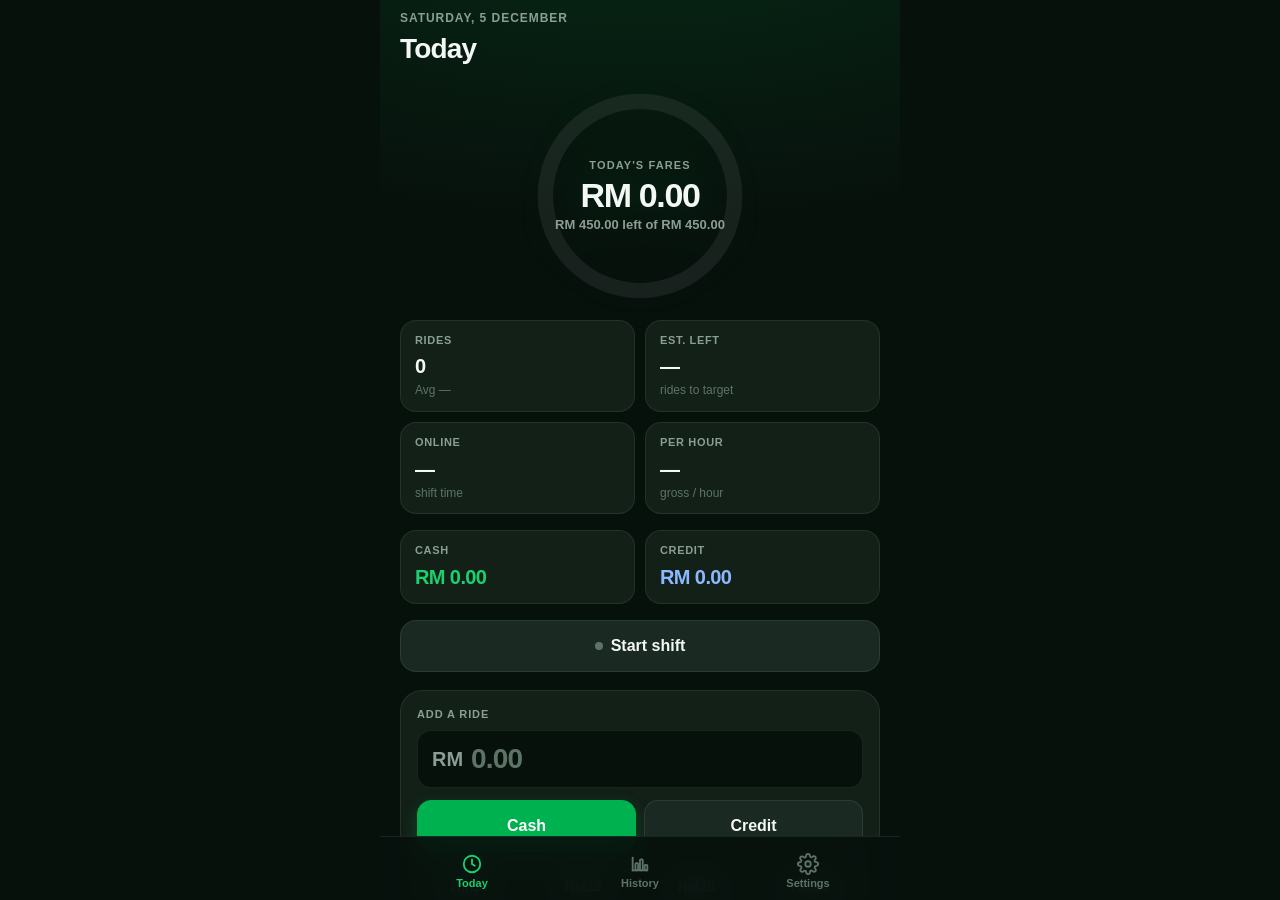
<file: index.html>
<!DOCTYPE html>
<html lang="en">
<head>
  <meta charset="utf-8">
  <meta name="viewport" content="width=device-width, initial-scale=1, maximum-scale=1, user-scalable=no, viewport-fit=cover">
  <meta name="theme-color" content="#07110C">
  <meta name="color-scheme" content="dark">
  <meta name="apple-mobile-web-app-capable" content="yes">
  <meta name="mobile-web-app-capable" content="yes">
  <meta name="apple-mobile-web-app-status-bar-style" content="black-translucent">
  <meta name="apple-mobile-web-app-title" content="Ride Tracker">
  <meta name="application-name" content="Ride Tracker">
  <meta name="description" content="Track Grab ride fares, hours, and daily target.">
  <title>Ride Tracker</title>
  <link rel="manifest" href="data:application/manifest+json;charset=utf-8,%7B%22name%22%3A%22Ride%20Tracker%22%2C%22short_name%22%3A%22Tracker%22%2C%22description%22%3A%22Daily%20Grab%20ride%20earnings%20tracker%22%2C%22start_url%22%3A%22.%22%2C%22scope%22%3A%22.%22%2C%22display%22%3A%22standalone%22%2C%22background_color%22%3A%22%2307110C%22%2C%22theme_color%22%3A%22%2300B14F%22%2C%22orientation%22%3A%22portrait%22%2C%22icons%22%3A%5B%7B%22src%22%3A%22data%3Aimage%2Fpng%3Bbase64%2CiVBORw0KGgoAAAANSUhEUgAAAMAAAADACAYAAABS3GwHAAAOIUlEQVR4nO2deXBV1R3Hvzd7CEECaEIkELYAiqBYBGpnrOAIsoW6FMUpOrWDKCrwR0eZqdt0WmZqO5UpI1T7h1alUhw1LIpUQWmUui8sQkKUJbImERLCg5eXvP4BSBLeu%2B8u5957zj3fz18M79xzf%2B93vt%2FzO%2BcuLwZko6I8HnQIxEPKK4ygQ2hPsMFQ7AQI1BT%2Bn5iiJ2b4bAb%2FTkbhEzv4ZATvT0LhEzd4bATvOqfwiUg8MoL4Til84iWCjZAmsjOKn3iOYI2JcROFT4JAQDVwXwEofhIUArTnzgAUPwkalxp0bgCKn8iCCy06MwDFT2TDoSbtG4DiJ7LiQJv2DEDxE9mxqVHrBqD4iSrY0Ko1A1D8RDUsaja1ASh%2BoioWtCv2UQhCFMPcAJz9ieqk0HByA1D8JCyYaJlLIKI1iQ3A2Z%2BEjSSaZgUgWnOhATj7k7CSQNusAERrOhqAsz8JO500zgpAtOa8ATj7E11op3VWAKI1GUEHEHbi099w3YexeobrPkhizvysBJc%2FQhAhdqvQFAIorzBYAVzgp%2BBTnZuGcAYNYIMgBZ8KGsIZNIAFZBZ%2BMs7FTCOYQwMkQUXRJ6L996AZLsTgBrgjYRG%2BGTTCeWiAs%2Bgg%2FM7QCDSAlsLvjM5G0NYAFP6F6GgELR%2BFoPgTo2NetKoAOg6wU3SpBtpUAIrfHrrkS4sKEPRguplNVY5dBUJtgCDE44dgwvq9giC0BvBLJDIIQ6fvKppQGsBrQcgsBJ2%2FuxNCZwAvBaDS4DMP1giVAbwadJUHnDkxJzQG8GKgwzLIAPOTjFAYQPTghmFgk8FcdUR5A4gcUNUH0w7M2xmUvhPMQXSOyO8b9M06NyhrAIrfPTSBoksgUcnWVfiJ0DWnylUAXQfKa0TlQ7VKoJwBREDxJ0bHvChlAP7MoPeIyI9KVUAZA1D8%2FqGTCZQwAMXvP7qYQAkDuIXid4YOeZPeAG5nER0G0Uvc5k%2F2KiC1ASh%2BOQizCaQ2gBsofrGENZ%2FSGkDmWYPYR9bxlNYAbgjrbBU0YcyrlAZwM1uEcZBkQuWfeEmElAZwCsXvD2HKs3QGkHGWIOKQbXylM4BTwjQrqUBY8i2VAWSbHYg3yDTOUhnAKWGZjVQjDHkPhQEIcYo0BnBaFsMwC6mM0%2FzLsgySxgCEBIEUBuDsrzYqVwGl%2F1D23NJJWDZirut%2B2uJxROMtiLRG0RA9gSPR4%2Fiu%2BTB2nqjFZ8drUFn%2FDRpjJwVEfB43sc%2F9ehn%2BvudtYbGsG%2FMoJhde7ejYi9fPRl20UVgsfqOsAYzVMzC3dJKQvtIMAzlGFnLSslCQ2RUD84owrmDIj5%2FH4q14v347nt%2F3LlYeqERLW6uQ8zplfv9peHbPBsTh%2FhdtyroW46bCUa77MVbPkGJGt4sUSyDZyTDSMaHXCLw4aiGqJyzHL3qPDTSeYfl9cOMlVwrpa%2F6AaTBgCOlLRQI3gGqzRr%2Fci%2FHa6Eew9Io5SDOCE86CAdNc99E9Mw93lVwvIBrnBD3%2BgRvACTJsfuf1n4ylV9wb2PknXnIVhnbt46qPOf1uRF56jqCI5BgXuyhpAFm4r3QSbuk9LpBzGzAwf8BUx8dnGOl4oP8UgRGpCQ3gkqcuvxsZRnog555dcj0KMrs6OvaW4nEoye0lOCL1CNQAQa%2F%2FRNC%2FS6GQqyhO6JKejTn9bnR07MIB0wVH45wgdaDcZVA368yCt%2B7EsZbmDv%2BXk5aF7pl5GJbfB5MuGYV7%2Bt6Anln5tvotLxqDNYc%2BcRyXG%2Bb1n4y%2F1FQgFrd%2BaXZswRCMKSjzJB7VLodqvwQ61RbFodM%2FYFPdVjy84wUM2zgPnx7bbauP9vcM%2FKYktxduKba3D1k4UJ7ZP2iUqwCIxM7%2FO2rzhlQkBrTETJscjTTgtsrFqJ7yrOW1%2FcC8IhiRVns3puzGbsKC0qlYufs9S21LuvTCzSLvY5yKAafNcyoz2leAROxpPoy3D35uuX12Wia6Zoi7nNiZ020tpp%2BP7TkUY3paq0IPDp6W0tipzhcm%2FDdAJAZEYtKvEz9q2GWrfXZ6pkeRAK%2Fs25yyuiwoK0%2FZT15GDn4zYKJpm6qm7%2FFZg70loAji09%2FoWN19wj8DnBW%2BG4yVzq972%2BXoqeO22je2iH1Yrj07G2tTVqRbS67Fpbk9Tdvc3f8GFGSZXzZdUrXa9TNGrsZJgE7s4L0BfP5CojBsPObQFIsg2ubtd3y6qsL08wwjHQ8MTi48AwYeGmz%2B%2BMSxlma8sOddR%2FEJxyfdeGcARYV%2FjsKc7pbbfnXsO%2B8COcvbhz7HjsZ9pm3mDJyE3PSshJ9NKR6NsvxLTY9%2FrmY9mmOnHMfoCR7rSLwBFBf%2BOcb2HGq57Yd133gYyXmWVK02%2FbxHVj5ml05I%2BFmqPUIs3oql1Wsdx%2BY5HulKrAFCIHwAGJxfjBsKr7Tc%2FsU9G70LptN56qNNpm0eKrtwmTP8on6YUDjS9LjXaj%2FEvpNHXcXnC4I1JsYAIZn1AaB3bg%2Bs%2BukipBvWUrPh0BfYdnyvx1GdIdIaxbM1603bXNatLyYWdXw0Y%2BGQGSn7fnqX%2BR5DKgTqzb0BFBd%2BdlominIKML5wJJ4a%2BWtsn%2FQMRnbvb%2BnYU61RPPj5co8j7MjS6jVoSbHhbr%2FcuTj7Iszqe51p%2B4%2Fqd2FL%2FU4h8fmKAO25uxOsmPh%2FuHmlsL7a4nHM%2Bt9TqGr6XlifVjgQacCq%2FZWY1e%2FnSdtM7D0KQ7v1wc7GWtw3aDJykmyMz5HqCpPURGJArnMZO68AiolfJE2xCG798I94vXZLIOf%2FawrBGjAwv6wcWWkZuG%2FQZNO2tSfr8Or%2BD0SG5z8utOjMOhqLf92BT7Dwy%2BdQ3XQgsBg%2BbajGB3U7cG2vy5K2mV06Hrsaa1GUU2Da19Lda209SSotDiuB%2FSM0FH%2BkNYpX91diec1bvl3yTMXTVRWmBuiSno0%2FX3mPaR8nW0%2Bn3FQrhQMT2FsCaSh%2BADAAFGR1TXqTKQher92Cvc1HTNukupL1zz0b8UP0hMiwgsemRq0bQFPxA0BOehamFl%2BDd37%2BB6wY91vkefjkp1Va4234W%2FUax8fHEccSlTe%2FZtjQqjUDaCz%2BztzR9zpsun4x8jNygw4F%2F%2Fh2A044fHRh%2FcHPsLOxVnBEEmFRs6kNQPFfwOgeg7Hq2kWB%2Fi4QABxvacbz373j6FilL31axYJ2lXojLD5zratHbQtem%2FnjO8HpRtqZd4G7lWBK8WjcO%2FCmlI8Kt2di0Sg8PPRWLP5mleN4RLCkqgL3D5piy4zbj%2B%2FDhkNfeBZTfKbEzxR1wrwCeDj7%2B%2FlsfyJa422ojzahsm4HFn39AsrenIP3jmy11cfjw2elfMLSa3afOIh1B%2B29kC%2Fj2t8zPaTQcHIDaLb0qTvdiMmbH8dH9dbfBMtOy8SSq%2BZ4GJU17Cxn6qNNeGnvJg%2BjkRATLfOd4HZEWqO4fcuf0BSLWD5mUu%2BrMT7Fk5Zes%2FHwV5bfSVi%2B%2B01EWqMeR6QOiQ2g2ezfnj3Nh%2FH4tpdtHbN4xF0eRWMdK8ualrYYntm9zodoJCSJppWrAH5ssJZWr0XNiYOW21%2FTowzTLx3jYUSpWbH3fRw5dcy0zb%2F3V%2BJApMHTOFTaAAOJDODj7B%2F0RjgZLW0xPLn9X7aO%2Bf3wXwX6O%2Fun21qwrOZN0zayXvr0TQcJtK3UZVA%2FeXnvJiwadhuGdSux1H5E91L8su%2FPsHLffz2OLDlPbFuBJ7atCOz8KtKxAmi89u9MWzxuey%2Fw5PA7Lb9JRgKik8aVHC2%2F1pmv7v8AXx771nL7Ifl9MLt0vIcRyY1q63%2BgvQECmv1l3QcAZx4Ye2zrS7aOeezyO5CVxpWlVQIZ%2F3ZaV7IC%2BMmaAx%2Fj44Yqy%2B1L8wpT%2FvwgkQdlDeBnuX1064u22v%2FusplSvTvgByouf4BzBuDm15QNh77A5qPbLLfvndsD9w%2Fi39%2BSmrOal6ICOF0HLvvJPMGRJOdRm3uBR4bdJsU7A37gdPaXYf8nhQFUYPPRbfiPjUeIe2V3w4IhqX%2BynASLgYryuCxLIJVnEl1ResxyM1gBiN6kyTL7u0HVKxCqo3zeIzG5KoAUZZF4jkzjLJUB3KD8bKQYYcm3dAaQaXYg4pFtfKUzgBvCMivJTpjyLKUB3MwSYRocGXGTX9lmf0BSA7iFJvCGMOZVWgPIOFsQ58g6ntIawC1hnK2CJKz5lNoAss4auuFW%2FDKPo9QGAJwnT%2Bakq4axcmpox0F6AzhB9qSrShjzqoQBrCbezUxFrGEnvyqMhRIGAFInU4VkhwUruVZlPJQxAJA8qaokO0yY5Vyl8VDKAIlQKdlhIwxLTuUM0D7hqic%[base64]%2BxmbRiBu8HhV4d%2BShUYgdvBpOe3%2Fmp1GIGb4vI8MdtNKMxAg0Isn8l21oSnCjWRXCv8P3cute4moa4wAAAAASUVORK5CYII%3D%22%2C%22sizes%22%3A%22192x192%22%2C%22type%22%3A%22image%2Fpng%22%2C%22purpose%22%3A%22any%20maskable%22%7D%5D%7D">
  <link rel="apple-touch-icon" href="[data-uri]">
  <link rel="icon" type="image/png" sizes="192x192" href="[data-uri]">
  <link rel="icon" type="image/svg+xml" href="[data-uri]">
  <style>
/* Ride Tracker — mobile-first, Grab-style, standalone */
:root {
  --bg: #07110C;
  --bg-2: #0C1812;
  --card: #122018;
  --card-2: #1A2A22;
  --line: rgba(255,255,255,0.08);
  --green: #00B14F;
  --green-2: #19D16F;
  --green-dim: rgba(0,177,79,0.16);
  --green-glow: rgba(0,177,79,0.45);
  --text: #F3F7F5;
  --muted: #8A9E94;
  --dim: #5E7368;
  --danger: #FF4D4D;
  --danger-dim: rgba(255,77,77,0.16);
  --amber: #FFB020;
  --amber-dim: rgba(255,176,32,0.16);
  --nav-h: 64px;
  --radius: 18px;
  --shadow: 0 10px 30px rgba(0,0,0,0.35);
  --safe-t: env(safe-area-inset-top, 0px);
  --safe-b: env(safe-area-inset-bottom, 0px);
  --safe-l: env(safe-area-inset-left, 0px);
  --safe-r: env(safe-area-inset-right, 0px);
  color-scheme: dark;
}

* { box-sizing: border-box; -webkit-tap-highlight-color: transparent; }
html, body {
  margin: 0;
  padding: 0;
  background: var(--bg);
  color: var(--text);
  font-family: -apple-system, BlinkMacSystemFont, "Segoe UI", Roboto, "Helvetica Neue", Arial, sans-serif;
  font-size: 16px;
  line-height: 1.4;
  min-height: 100%;
  min-height: 100dvh;
  overflow: hidden;
  overscroll-behavior: none;
  touch-action: manipulation;
  -webkit-text-size-adjust: 100%;
  text-size-adjust: 100%;
}
button, input, select { font-family: inherit; font-size: 16px; }
button { color: inherit; }
img, svg { display: block; }

#app {
  height: 100dvh;
  height: 100vh;
  display: flex;
  flex-direction: column;
  padding-left: var(--safe-l);
  padding-right: var(--safe-r);
  max-width: 520px;
  margin: 0 auto;
  position: relative;
  background:
    radial-gradient(1200px 500px at 50% -80px, rgba(0,177,79,0.14), transparent 60%),
    var(--bg);
}

.topbar {
  flex: 0 0 auto;
  padding: calc(10px + var(--safe-t)) 20px 8px;
  z-index: 5;
}
.topbar-date {
  font-size: 12px;
  letter-spacing: 0.08em;
  text-transform: uppercase;
  color: var(--muted);
  font-weight: 600;
}
.topbar-title {
  font-size: 28px;
  font-weight: 800;
  letter-spacing: -0.03em;
  margin-top: 2px;
}

#screens {
  flex: 1 1 auto;
  overflow: hidden;
  position: relative;
}
.screen {
  position: absolute;
  inset: 0;
  overflow-y: auto;
  overflow-x: hidden;
  -webkit-overflow-scrolling: touch;
  padding: 4px 20px calc(var(--nav-h) + var(--safe-b) + 24px);
  opacity: 0;
  visibility: hidden;
  transform: translateX(16px);
  pointer-events: none;
  z-index: 0;
  transition: opacity 0.22s ease, transform 0.22s ease, visibility 0.22s ease;
}
.screen.active {
  opacity: 1;
  visibility: visible;
  transform: translateX(0);
  pointer-events: auto;
  z-index: 1;
}
.screen.exit-left { transform: translateX(-16px); opacity: 0; visibility: hidden; }

/* Progress ring */
.ring-wrap {
  display: flex;
  flex-direction: column;
  align-items: center;
  margin: 6px 0 14px;
}
.ring {
  position: relative;
  width: 220px;
  height: 220px;
  filter: drop-shadow(0 0 18px rgba(0,177,79,0.18));
}
.ring svg { width: 100%; height: 100%; }
.ring-center {
  position: absolute;
  inset: 0;
  display: flex;
  flex-direction: column;
  align-items: center;
  justify-content: center;
  text-align: center;
  pointer-events: none;
}
.ring-label {
  font-size: 11px;
  letter-spacing: 0.1em;
  text-transform: uppercase;
  color: var(--muted);
  font-weight: 700;
}
.ring-total {
  font-size: 34px;
  font-weight: 800;
  letter-spacing: -0.04em;
  font-variant-numeric: tabular-nums;
  line-height: 1.1;
  margin: 4px 0 2px;
}
.ring-remain {
  font-size: 13px;
  color: var(--muted);
  font-weight: 600;
  font-variant-numeric: tabular-nums;
}
.ring-remain.hit { color: var(--green-2); }
.ring.hit { filter: drop-shadow(0 0 22px var(--green-glow)); }
.badge-hit {
  display: none;
  margin-top: 10px;
  background: var(--green-dim);
  color: var(--green-2);
  border: 1px solid rgba(0,177,79,0.35);
  border-radius: 999px;
  padding: 6px 12px;
  font-size: 12px;
  font-weight: 800;
  letter-spacing: 0.06em;
  text-transform: uppercase;
}
.badge-hit.show { display: inline-flex; align-items: center; gap: 6px; }

.stats {
  display: grid;
  grid-template-columns: 1fr 1fr;
  gap: 10px;
  margin-bottom: 16px;
}
.stat {
  background: var(--card);
  border: 1px solid var(--line);
  border-radius: 16px;
  padding: 12px 14px;
  min-height: 70px;
}
.stat-label {
  font-size: 11px;
  color: var(--muted);
  font-weight: 700;
  letter-spacing: 0.06em;
  text-transform: uppercase;
}
.stat-value {
  font-size: 20px;
  font-weight: 800;
  letter-spacing: -0.03em;
  margin-top: 4px;
  font-variant-numeric: tabular-nums;
}
.stat-sub {
  font-size: 12px;
  color: var(--dim);
  margin-top: 2px;
  font-variant-numeric: tabular-nums;
}

.shift-btn {
  width: 100%;
  height: 52px;
  border: 0;
  border-radius: 16px;
  font-weight: 800;
  font-size: 16px;
  background: var(--card-2);
  color: var(--text);
  border: 1px solid var(--line);
  display: flex;
  align-items: center;
  justify-content: center;
  gap: 8px;
  margin-bottom: 18px;
  cursor: pointer;
}
.shift-btn .dot {
  width: 8px; height: 8px; border-radius: 50%;
  background: var(--dim);
}
.shift-btn.on {
  background: var(--green-dim);
  color: var(--green-2);
  border-color: rgba(0,177,79,0.35);
}
.shift-btn.on .dot {
  background: var(--green-2);
  box-shadow: 0 0 0 0 rgba(25,209,111,0.7);
  animation: pulse 1.6s infinite;
}
@keyframes pulse {
  0% { box-shadow: 0 0 0 0 rgba(25,209,111,0.55); }
  70% { box-shadow: 0 0 0 8px rgba(25,209,111,0); }
  100% { box-shadow: 0 0 0 0 rgba(25,209,111,0); }
}

.composer {
  background: var(--card);
  border: 1px solid var(--line);
  border-radius: 22px;
  padding: 16px;
  margin-bottom: 16px;
}
.fare-label {
  font-size: 11px;
  font-weight: 700;
  letter-spacing: 0.08em;
  text-transform: uppercase;
  color: var(--muted);
  margin-bottom: 8px;
}
.fare-row {
  display: flex;
  align-items: center;
  gap: 8px;
  background: var(--bg);
  border: 1px solid var(--line);
  border-radius: 14px;
  padding: 0 14px;
  height: 58px;
}
.fare-prefix {
  font-weight: 800;
  color: var(--muted);
  font-size: 20px;
}
#fareInput {
  flex: 1;
  background: transparent;
  border: 0;
  outline: none;
  color: var(--text);
  font-size: 28px;
  font-weight: 800;
  letter-spacing: -0.03em;
  width: 100%;
  min-width: 0;
  font-variant-numeric: tabular-nums;
  padding: 8px 0;
  -webkit-appearance: none;
  appearance: none;
  border-radius: 0;
}
#fareInput::placeholder { color: var(--dim); font-weight: 700; }
.fare-row:focus-within { border-color: var(--green); box-shadow: 0 0 0 3px var(--green-dim); }
.fare-row.shake { animation: shake 0.35s ease; }
@keyframes shake {
  0%,100% { transform: translateX(0); }
  25% { transform: translateX(-6px); }
  75% { transform: translateX(6px); }
}

.pay-toggle {
  display: grid;
  grid-template-columns: 1fr 1fr;
  gap: 8px;
  margin-top: 12px;
}
.pay-btn {
  height: 52px;
  border-radius: 14px;
  border: 1px solid var(--line);
  background: var(--card-2);
  color: var(--text);
  font-weight: 800;
  font-size: 16px;
  cursor: pointer;
}
.pay-btn:active { transform: scale(0.98); }
.pay-btn.active[data-pay="cash"] {
  background: var(--green);
  color: #fff;
  border-color: var(--green);
  box-shadow: 0 6px 16px rgba(0,177,79,0.28);
}
.pay-btn.active[data-pay="credit"] {
  background: #2F6BFF;
  color: #fff;
  border-color: #2F6BFF;
  box-shadow: 0 6px 16px rgba(47,107,255,0.28);
}

.pay-totals {
  display: grid;
  grid-template-columns: 1fr 1fr;
  gap: 10px;
  margin-bottom: 16px;
}
.pay-total {
  background: var(--card);
  border: 1px solid var(--line);
  border-radius: 16px;
  padding: 12px 14px;
}
.pay-total-label {
  font-size: 11px;
  color: var(--muted);
  font-weight: 700;
  letter-spacing: 0.06em;
  text-transform: uppercase;
}
.pay-total-val {
  font-size: 20px;
  font-weight: 800;
  letter-spacing: -0.03em;
  margin-top: 4px;
  font-variant-numeric: tabular-nums;
}
.pay-total.cash .pay-total-val { color: var(--green-2); }
.pay-total.credit .pay-total-val { color: #8CB8FF; }

.pay-badge {
  font-size: 10px;
  font-weight: 800;
  letter-spacing: 0.06em;
  text-transform: uppercase;
  border-radius: 999px;
  padding: 3px 7px;
  flex: 0 0 auto;
}
.pay-badge.cash { background: var(--green-dim); color: var(--green-2); }
.pay-badge.credit { background: rgba(47,107,255,0.18); color: #8CB8FF; }
.ride-time-wrap {
  flex: 1;
  display: flex;
  align-items: center;
  gap: 8px;
  min-width: 0;
}

.chips {
  display: flex;
  flex-wrap: wrap;
  gap: 8px;
  margin: 12px 0;
}
.chip {
  flex: 1 0 calc(25% - 8px);
  min-width: 64px;
  height: 44px;
  border: 1px solid var(--line);
  background: var(--card-2);
  color: var(--text);
  border-radius: 12px;
  font-weight: 800;
  font-size: 14px;
  cursor: pointer;
}
.chip:active { transform: scale(0.96); background: var(--green-dim); color: var(--green-2); border-color: var(--green); }

.btn-add {
  width: 100%;
  height: 54px;
  border: 0;
  border-radius: 14px;
  background: var(--green);
  color: #fff;
  font-weight: 800;
  font-size: 17px;
  letter-spacing: -0.01em;
  cursor: pointer;
  box-shadow: 0 8px 20px rgba(0,177,79,0.28);
}
.btn-add:active { transform: scale(0.98); filter: brightness(1.05); }

.net-card {
  background: var(--card);
  border: 1px solid var(--line);
  border-radius: 18px;
  padding: 14px 16px;
  margin-bottom: 16px;
}
.net-row {
  display: flex;
  justify-content: space-between;
  align-items: baseline;
}
.net-label { color: var(--muted); font-size: 13px; font-weight: 600; }
.net-value { font-size: 22px; font-weight: 800; font-variant-numeric: tabular-nums; letter-spacing: -0.03em; }
.net-value.neg { color: var(--danger); }
.extras {
  display: grid;
  grid-template-columns: 1fr 1fr;
  gap: 8px;
  margin-top: 12px;
}
.extra {
  background: var(--bg);
  border: 1px solid var(--line);
  border-radius: 14px;
  padding: 10px 12px;
  text-align: left;
  cursor: pointer;
  color: inherit;
  min-height: 58px;
}
.extra:active { border-color: var(--green); }
.extra-name { font-size: 11px; color: var(--muted); font-weight: 700; text-transform: uppercase; letter-spacing: 0.05em; }
.extra-val { font-size: 16px; font-weight: 800; margin-top: 2px; font-variant-numeric: tabular-nums; }
.extra.cost .extra-val { color: #FF8A8A; }
.extra.earn .extra-val { color: var(--green-2); }

.section-head {
  display: flex;
  justify-content: space-between;
  align-items: baseline;
  margin: 8px 0 10px;
}
.section-title { font-size: 15px; font-weight: 800; }
.section-sub { font-size: 12px; color: var(--muted); }

.rides { display: flex; flex-direction: column; gap: 8px; }
.empty {
  text-align: center;
  color: var(--muted);
  padding: 28px 12px;
  font-size: 14px;
  background: var(--card);
  border: 1px dashed var(--line);
  border-radius: 16px;
}

.ride {
  position: relative;
  border-radius: 14px;
  overflow: hidden;
  background: #3a1515;
}
.ride-inner {
  position: relative;
  background: var(--card);
  border: 1px solid var(--line);
  border-radius: 14px;
  padding: 12px 12px 12px 16px;
  display: flex;
  align-items: center;
  gap: 10px;
  min-height: 60px;
  transition: transform 0.18s ease;
  will-change: transform;
  touch-action: pan-y;
}
.ride-time { flex: 1; color: var(--muted); font-size: 14px; font-weight: 600; font-variant-numeric: tabular-nums; }
.ride-amt { font-weight: 800; font-size: 16px; font-variant-numeric: tabular-nums; }
.ride-del {
  width: 40px; height: 40px;
  border: 0; background: var(--danger-dim); color: var(--danger);
  border-radius: 10px;
  display: grid; place-items: center;
  cursor: pointer; flex: 0 0 auto;
}
.ride-del svg { width: 18px; height: 18px; }

/* History */
.week-card {
  background: var(--card);
  border: 1px solid var(--line);
  border-radius: 20px;
  padding: 16px;
  margin-bottom: 16px;
}
.week-top { display: flex; justify-content: space-between; align-items: baseline; margin-bottom: 14px; }
.week-label { font-size: 12px; color: var(--muted); font-weight: 700; text-transform: uppercase; letter-spacing: 0.06em; }
.week-total { font-size: 24px; font-weight: 800; letter-spacing: -0.03em; font-variant-numeric: tabular-nums; }
.chart {
  display: flex;
  align-items: flex-end;
  gap: 8px;
  height: 120px;
  padding-top: 8px;
}
.bar-col {
  flex: 1;
  display: flex;
  flex-direction: column;
  align-items: center;
  height: 100%;
  justify-content: flex-end;
  gap: 6px;
  background: none;
  border: 0;
  color: inherit;
  padding: 0;
  cursor: default;
}
.bar-track {
  flex: 1;
  width: 100%;
  background: rgba(255,255,255,0.04);
  border-radius: 8px;
  display: flex;
  align-items: flex-end;
  overflow: hidden;
}
.bar-fill {
  width: 100%;
  background: #2A3B32;
  border-radius: 8px;
  min-height: 4px;
  transition: height 0.4s ease;
}
.bar-fill.hit { background: var(--green); }
.bar-fill.today { box-shadow: 0 0 0 1px rgba(0,177,79,0.5); background: var(--green-2); }
.bar-fill.today:not(.hit) { background: #4A6B58; }
.bar-lbl { font-size: 10px; color: var(--dim); font-weight: 700; }
.bar-col.today .bar-lbl { color: var(--green-2); }

.day-list { display: flex; flex-direction: column; gap: 8px; }
.day-card {
  background: var(--card);
  border: 1px solid var(--line);
  border-radius: 16px;
  padding: 14px 16px;
  width: 100%;
  text-align: left;
  color: inherit;
  cursor: pointer;
}
.day-top { display: flex; justify-content: space-between; align-items: center; gap: 8px; }
.day-name { font-weight: 800; font-size: 15px; }
.day-badge {
  font-size: 10px;
  font-weight: 800;
  letter-spacing: 0.06em;
  text-transform: uppercase;
  border-radius: 999px;
  padding: 4px 8px;
}
.day-badge.hit { background: var(--green-dim); color: var(--green-2); }
.day-badge.miss { background: rgba(255,255,255,0.06); color: var(--muted); }
.day-amt { font-size: 20px; font-weight: 800; margin-top: 4px; font-variant-numeric: tabular-nums; letter-spacing: -0.03em; }
.day-meta { font-size: 12px; color: var(--muted); margin-top: 4px; font-variant-numeric: tabular-nums; }
.day-rides { display: none; margin-top: 10px; border-top: 1px solid var(--line); padding-top: 8px; }
.day-card.open .day-rides { display: block; }
.day-ride {
  display: flex; justify-content: space-between;
  font-size: 13px; padding: 6px 0; color: var(--muted);
  font-variant-numeric: tabular-nums;
}

/* Settings */
.set-block { margin-bottom: 22px; }
.set-label {
  font-size: 12px;
  font-weight: 700;
  letter-spacing: 0.08em;
  text-transform: uppercase;
  color: var(--muted);
  margin-bottom: 10px;
}
.target-edit {
  display: flex;
  align-items: center;
  gap: 8px;
  background: var(--card);
  border: 1px solid var(--line);
  border-radius: 16px;
  padding: 8px 14px;
  height: 58px;
}
.target-edit span { font-weight: 800; color: var(--muted); }
#targetInput {
  flex: 1; border: 0; background: transparent; outline: none;
  color: var(--text); font-size: 24px; font-weight: 800;
  font-variant-numeric: tabular-nums; min-width: 0; width: 100%;
  padding: 8px 0;
}
.set-actions { display: flex; flex-direction: column; gap: 8px; }
.set-btn {
  width: 100%;
  min-height: 52px;
  border-radius: 14px;
  border: 1px solid var(--line);
  background: var(--card);
  color: var(--text);
  font-weight: 700;
  font-size: 15px;
  cursor: pointer;
  text-align: left;
  padding: 0 16px;
  display: flex; align-items: center; justify-content: space-between;
}
.set-btn:active { background: var(--card-2); }
.set-btn.danger { color: var(--danger); }
.set-note {
  color: var(--muted);
  font-size: 13px;
  line-height: 1.5;
  background: var(--card);
  border-radius: 16px;
  padding: 14px 16px;
  border: 1px solid var(--line);
}
.set-note strong { color: var(--text); }

/* Tab bar */
.tabbar {
  position: fixed;
  left: 50%;
  transform: translateX(-50%);
  bottom: 0;
  width: 100%;
  max-width: 520px;
  height: calc(var(--nav-h) + var(--safe-b));
  padding: 0 8px var(--safe-b);
  background: rgba(7,17,12,0.92);
  backdrop-filter: blur(16px);
  -webkit-backdrop-filter: blur(16px);
  border-top: 1px solid var(--line);
  display: flex;
  z-index: 20;
}
.tab {
  flex: 1;
  border: 0;
  background: transparent;
  color: var(--dim);
  display: flex;
  flex-direction: column;
  align-items: center;
  justify-content: center;
  gap: 2px;
  font-size: 11px;
  font-weight: 700;
  cursor: pointer;
  padding: 8px 0 4px;
}
.tab svg { width: 22px; height: 22px; }
.tab.active { color: var(--green-2); }

/* Toast */
#toast {
  position: fixed;
  left: 50%;
  transform: translateX(-50%) translateY(20px);
  bottom: calc(var(--nav-h) + var(--safe-b) + 14px);
  background: #1E2E26;
  color: var(--text);
  border: 1px solid var(--line);
  border-radius: 14px;
  padding: 12px 14px 12px 16px;
  display: flex;
  align-items: center;
  gap: 12px;
  min-width: 240px;
  max-width: calc(100% - 32px);
  box-shadow: var(--shadow);
  opacity: 0;
  pointer-events: none;
  transition: opacity 0.2s ease, transform 0.2s ease;
  z-index: 40;
  font-size: 14px;
  font-weight: 600;
}
#toast.show {
  opacity: 1;
  transform: translateX(-50%) translateY(0);
  pointer-events: auto;
}
#toast button {
  border: 0; background: var(--green-dim); color: var(--green-2);
  font-weight: 800; border-radius: 10px; padding: 8px 12px; cursor: pointer;
  margin-left: auto;
}

/* Sheet */
.overlay {
  position: fixed; inset: 0;
  background: rgba(0,0,0,0.55);
  opacity: 0; pointer-events: none;
  transition: opacity 0.2s ease;
  z-index: 50;
}
.overlay.show { opacity: 1; pointer-events: auto; }
.sheet {
  position: fixed;
  left: 50%;
  bottom: 0;
  transform: translateX(-50%) translateY(110%);
  width: 100%;
  max-width: 520px;
  background: var(--bg-2);
  border-top-left-radius: 22px;
  border-top-right-radius: 22px;
  padding: 12px 20px calc(20px + var(--safe-b));
  transition: transform 0.28s ease;
  z-index: 51;
  border-top: 1px solid var(--line);
}
.sheet.show { transform: translateX(-50%) translateY(0); }
.sheet-handle {
  width: 40px; height: 4px; border-radius: 4px;
  background: rgba(255,255,255,0.18);
  margin: 4px auto 14px;
}
.sheet h2 { margin: 0 0 12px; font-size: 18px; }
.sheet-input-row {
  display: flex; align-items: center; gap: 8px;
  background: var(--card);
  border: 1px solid var(--line);
  border-radius: 14px;
  padding: 0 14px;
  height: 56px;
  margin-bottom: 12px;
}
.sheet-input-row span { font-weight: 800; color: var(--muted); }
#sheetInput {
  flex: 1; border: 0; background: transparent; outline: none;
  color: var(--text); font-size: 24px; font-weight: 800;
  font-variant-numeric: tabular-nums; width: 100%; min-width: 0;
  padding: 8px 0;
}
.sheet-actions { display: flex; gap: 8px; }
.btn-ghost, .btn-primary {
  flex: 1; height: 50px; border-radius: 14px; font-weight: 800; cursor: pointer; border: 0;
}
.btn-ghost { background: var(--card); color: var(--text); border: 1px solid var(--line); }
.btn-primary { background: var(--green); color: #fff; }

#confetti {
  position: fixed; inset: 0;
  width: 100%; height: 100%;
  pointer-events: none;
  z-index: 60;
  display: none;
}

.hidden-file { position: absolute; width: 0; height: 0; opacity: 0; pointer-events: none; }

@media (prefers-reduced-motion: reduce) {
  * { animation: none !important; transition: none !important; }
}


button.ring-remain {
  background: none;
  border: 0;
  padding: 0;
  cursor: pointer;
  color: var(--muted);
  font: inherit;
  font-size: 13px;
  font-weight: 600;
  font-variant-numeric: tabular-nums;
}
button.ring-remain.hit, button.ring-remain .hit { color: var(--green-2); }
#ringRemain.hit { color: var(--green-2); }

  </style>
</head>
<body>

<div id="app">
  <header class="topbar">
    <div class="topbar-date" id="headerDate"></div>
    <div class="topbar-title" id="headerTitle">Today</div>
  </header>

  <main id="screens">
    <section id="screen-today" class="screen active" aria-label="Today">
      <div class="ring-wrap" id="ringWrap">
        <div class="ring">
          <svg viewBox="0 0 200 200" aria-hidden="true">
            <defs>
              <linearGradient id="ringGrad" x1="0%" y1="0%" x2="100%" y2="100%">
                <stop offset="0%" stop-color="#19D16F"/>
                <stop offset="100%" stop-color="#00B14F"/>
              </linearGradient>
            </defs>
            <circle cx="100" cy="100" r="86" fill="none" stroke="rgba(255,255,255,0.07)" stroke-width="14"/>
            <circle id="progressRing" cx="100" cy="100" r="86" fill="none" stroke="url(#ringGrad)" stroke-width="14" stroke-linecap="round" stroke-dasharray="540.16" stroke-dashoffset="540.16" transform="rotate(-90 100 100)" style="transition: stroke-dashoffset 0.6s ease;"/>
          </svg>
          <div class="ring-center">
            <div class="ring-label">Today's fares</div>
            <div class="ring-total" id="ringTotal">RM 0.00</div>
            <button type="button" class="ring-remain" id="ringTargetBtn" style="background:none;border:0;padding:0;cursor:pointer;">
              <span id="ringRemain">RM 450.00 to RM 450.00</span>
            </button>
          </div>
        </div>
        <div class="badge-hit" id="badgeHit">Target hit</div>
      </div>

      <div class="stats">
        <div class="stat">
          <div class="stat-label">Rides</div>
          <div class="stat-value" id="statRides">0</div>
          <div class="stat-sub">Avg <span id="statAvg">—</span></div>
        </div>
        <div class="stat">
          <div class="stat-label">Est. left</div>
          <div class="stat-value" id="statLeft">—</div>
          <div class="stat-sub">rides to target</div>
        </div>
        <div class="stat">
          <div class="stat-label">Online</div>
          <div class="stat-value" id="statHours">—</div>
          <div class="stat-sub">shift time</div>
        </div>
        <div class="stat">
          <div class="stat-label">Per hour</div>
          <div class="stat-value" id="statRph">—</div>
          <div class="stat-sub">gross / hour</div>
        </div>
      </div>

      <div class="pay-totals">
        <div class="pay-total cash">
          <div class="pay-total-label">Cash</div>
          <div class="pay-total-val" id="cashTotal">RM 0.00</div>
        </div>
        <div class="pay-total credit">
          <div class="pay-total-label">Credit</div>
          <div class="pay-total-val" id="creditTotal">RM 0.00</div>
        </div>
      </div>

      <button type="button" class="shift-btn" id="shiftBtn">
        <span class="dot" id="shiftDot"></span>
        <span id="shiftLabel">Start shift</span>
      </button>

      <div class="composer">
        <div class="fare-label">Add a ride</div>
        <div class="fare-row" id="fareRow">
          <span class="fare-prefix">RM</span>
          <input id="fareInput" type="text" inputmode="decimal" enterkeyhint="done" autocomplete="off" autocorrect="off" autocapitalize="off" spellcheck="false" placeholder="0.00" aria-label="Ride fare amount">
        </div>
        <div class="pay-toggle" role="group" aria-label="Payment type">
          <button type="button" class="pay-btn active" data-pay="cash" id="payCash" aria-pressed="true">Cash</button>
          <button type="button" class="pay-btn" data-pay="credit" id="payCredit" aria-pressed="false">Credit</button>
        </div>
        <div class="chips" id="chips"></div>
        <button type="button" class="btn-add" id="addBtn">Add ride</button>
      </div>

      <div class="net-card">
        <div class="net-row">
          <div class="net-label">Net earnings</div>
          <div class="net-value" id="netValue">RM 0.00</div>
        </div>
        <div class="extras">
          <button type="button" class="extra earn" data-field="tips">
            <div class="extra-name">Tips</div>
            <div class="extra-val" id="extraTips">RM 0.00</div>
          </button>
          <button type="button" class="extra earn" data-field="incentives">
            <div class="extra-name">Incentives</div>
            <div class="extra-val" id="extraIncentives">RM 0.00</div>
          </button>
          <button type="button" class="extra cost" data-field="fuel">
            <div class="extra-name">Fuel</div>
            <div class="extra-val" id="extraFuel">RM 0.00</div>
          </button>
          <button type="button" class="extra cost" data-field="tolls">
            <div class="extra-name">Tolls</div>
            <div class="extra-val" id="extraTolls">RM 0.00</div>
          </button>
        </div>
      </div>

      <div class="section-head">
        <div class="section-title">Today's rides</div>
        <div class="section-sub" id="rideCountLabel"></div>
      </div>
      <div class="rides" id="rideList"></div>
    </section>

    <section id="screen-history" class="screen" aria-label="History">
      <div class="week-card">
        <div class="week-top">
          <div>
            <div class="week-label">This week</div>
            <div class="week-total" id="weekTotal">RM 0.00</div>
          </div>
          <div class="week-label" id="weekMeta">0 rides this week</div>
        </div>
        <div class="chart" id="weekChart" aria-label="Last 7 days"></div>
      </div>
      <div class="section-head">
        <div class="section-title">Past days</div>
      </div>
      <div class="day-list" id="historyList"></div>
    </section>

    <section id="screen-settings" class="screen" aria-label="Settings">
      <div class="set-block">
        <div class="set-label">Daily target</div>
        <div class="target-edit">
          <span>RM</span>
          <input id="targetInput" type="text" inputmode="decimal" enterkeyhint="done" autocomplete="off" autocorrect="off" autocapitalize="off" spellcheck="false" aria-label="Daily earnings target">
        </div>
      </div>

      <div class="set-block">
        <div class="set-label">Data</div>
        <div class="set-actions">
          <button type="button" class="set-btn" id="btnExportCsv">Export CSV <span>↓</span></button>
          <button type="button" class="set-btn" id="btnExportJson">Download backup <span>↓</span></button>
          <button type="button" class="set-btn" id="btnImportJson">Restore backup <span>↑</span></button>
          <button type="button" class="set-btn danger" id="btnReset">Reset all data</button>
        </div>
        <input id="fileImport" class="hidden-file" type="file" accept="application/json,.json">
      </div>

      <div class="set-block">
        <div class="set-label">On your phone</div>
        <div class="set-note">
          <strong>Add to Home Screen</strong> so this looks and opens like a real app.<br><br>
          iPhone: open this file in Safari, tap Share, then Add to Home Screen.<br>
          Android: open in Chrome, tap the menu, then Add to Home Screen or Install app.<br><br>
          Everything is saved on this phone only. A backup JSON or CSV is the way to keep a copy.
        </div>
      </div>
    </section>
  </main>

  <nav class="tabbar" aria-label="Main">
    <button type="button" class="tab active" data-screen="today" aria-label="Today">
      <svg viewBox="0 0 24 24" fill="none" stroke="currentColor" stroke-width="2" stroke-linecap="round" stroke-linejoin="round"><circle cx="12" cy="12" r="9"/><path d="M12 7v5l3 2"/></svg>
      Today
    </button>
    <button type="button" class="tab" data-screen="history" aria-label="History">
      <svg viewBox="0 0 24 24" fill="none" stroke="currentColor" stroke-width="2" stroke-linecap="round" stroke-linejoin="round"><path d="M4 19V5"/><path d="M4 19h16"/><rect x="7" y="11" width="3" height="8" rx="1"/><rect x="12" y="7" width="3" height="12" rx="1"/><rect x="17" y="13" width="3" height="6" rx="1"/></svg>
      History
    </button>
    <button type="button" class="tab" data-screen="settings" aria-label="Settings">
      <svg viewBox="0 0 24 24" fill="none" stroke="currentColor" stroke-width="2" stroke-linecap="round" stroke-linejoin="round"><circle cx="12" cy="12" r="3"/><path d="M19.4 15a1.7 1.7 0 0 0 .3 1.8l.1.1a2 2 0 1 1-2.8 2.8l-.1-.1a1.7 1.7 0 0 0-1.8-.3 1.7 1.7 0 0 0-1 1.5V21a2 2 0 1 1-4 0v-.1a1.7 1.7 0 0 0-1-1.5 1.7 1.7 0 0 0-1.8.3l-.1.1a2 2 0 1 1-2.8-2.8l.1-.1a1.7 1.7 0 0 0 .3-1.8 1.7 1.7 0 0 0-1.5-1H3a2 2 0 1 1 0-4h.1a1.7 1.7 0 0 0 1.5-1 1.7 1.7 0 0 0-.3-1.8l-.1-.1a2 2 0 1 1 2.8-2.8l.1.1a1.7 1.7 0 0 0 1.8.3H9a1.7 1.7 0 0 0 1-1.5V3a2 2 0 1 1 4 0v.1a1.7 1.7 0 0 0 1 1.5 1.7 1.7 0 0 0 1.8-.3l.1-.1a2 2 0 1 1 2.8 2.8l-.1.1a1.7 1.7 0 0 0-.3 1.8V9a1.7 1.7 0 0 0 1.5 1H21a2 2 0 1 1 0 4h-.1a1.7 1.7 0 0 0-1.5 1z"/></svg>
      Settings
    </button>
  </nav>

  <div id="toast" role="status" aria-live="polite"></div>
  <div class="overlay" id="overlay"></div>
  <div class="sheet" id="sheet" role="dialog" aria-modal="true" aria-labelledby="sheetTitle">
    <div class="sheet-handle"></div>
    <h2 id="sheetTitle">Edit</h2>
    <div class="sheet-input-row">
      <span>RM</span>
      <input id="sheetInput" type="text" inputmode="decimal" enterkeyhint="done" autocomplete="off" autocorrect="off" autocapitalize="off" spellcheck="false">
    </div>
    <div class="sheet-actions">
      <button type="button" class="btn-ghost" id="sheetCancel">Cancel</button>
      <button type="button" class="btn-primary" id="sheetSave">Save</button>
    </div>
  </div>
  <canvas id="confetti"></canvas>
</div>

<script>
(function () {
  'use strict';

  var TZ = 'Asia/Kuala_Lumpur';
  var STORAGE_KEY = 'grab-tracker-v1';
  var DEFAULT_TARGET = 450;
  var CHIPS = [10, 15, 20, 25, 30, 40, 50];

  var state = load();
  var currentScreen = 'today';
  var undo = null;
  var toastTimer = null;
  var sheetField = null;
  var lastDateKey = dateKey();
  var shiftTimer = null;
  var confettiAnim = null;

  /* ---------- time & money ---------- */

  function dateKey(d) {
    return new Intl.DateTimeFormat('en-CA', {
      timeZone: TZ,
      year: 'numeric',
      month: '2-digit',
      day: '2-digit'
    }).format(d || new Date());
  }

  function startOfDayTs(key) {
    var p = key.split('-').map(Number);
    return Date.UTC(p[0], p[1] - 1, p[2]) - 8 * 3600000;
  }

  function weekdayIndex(key) {
    var ts = startOfDayTs(key) + 12 * 3600000;
    var wd = new Intl.DateTimeFormat('en-US', { timeZone: TZ, weekday: 'short' }).format(new Date(ts));
    return { Sun: 0, Mon: 1, Tue: 2, Wed: 3, Thu: 4, Fri: 5, Sat: 6 }[wd];
  }

  function addDays(key, n) {
    return dateKey(new Date(startOfDayTs(key) + 12 * 3600000 + n * 86400000));
  }

  function mondayOf(key) {
    var dow = weekdayIndex(key);
    var offset = (dow + 6) % 7;
    return addDays(key, -offset);
  }

  function formatRM(n) {
    var v = Number(n);
    if (!isFinite(v)) v = 0;
    var abs = Math.abs(v).toLocaleString('en-MY', { minimumFractionDigits: 2, maximumFractionDigits: 2 });
    return (v < 0 ? '-RM ' : 'RM ') + abs;
  }

  function formatTime(ts) {
    return new Intl.DateTimeFormat('en-MY', {
      timeZone: TZ,
      hour: 'numeric',
      minute: '2-digit',
      hour12: true
    }).format(new Date(ts));
  }

  function formatLongDate(key) {
    var ts = startOfDayTs(key) + 12 * 3600000;
    return new Intl.DateTimeFormat('en-MY', {
      timeZone: TZ,
      weekday: 'long',
      day: 'numeric',
      month: 'long'
    }).format(new Date(ts));
  }

  function formatShortDate(key) {
    var ts = startOfDayTs(key) + 12 * 3600000;
    return new Intl.DateTimeFormat('en-MY', {
      timeZone: TZ,
      weekday: 'short',
      day: 'numeric',
      month: 'short'
    }).format(new Date(ts));
  }

  function formatDuration(ms) {
    if (!isFinite(ms) || ms < 0) ms = 0;
    var totalMin = Math.floor(ms / 60000);
    var h = Math.floor(totalMin / 60);
    var m = totalMin % 60;
    if (h <= 0) return m + 'm';
    return h + 'h ' + String(m).padStart(2, '0') + 'm';
  }

  function hoursFromMs(ms) {
    return ms / 3600000;
  }

  /* ---------- storage ---------- */

  function defaultState() {
    return { target: DEFAULT_TARGET, days: {}, lastPay: 'cash' };
  }

  function defaultDay() {
    return {
      rides: [],
      tips: 0,
      incentives: 0,
      fuel: 0,
      tolls: 0,
      segments: [],
      celebrated: false
    };
  }

  function load() {
    try {
      var raw = localStorage.getItem(STORAGE_KEY);
      if (!raw) return defaultState();
      var data = JSON.parse(raw);
      if (!data || typeof data !== 'object') return defaultState();
      if (typeof data.target !== 'number' || !isFinite(data.target) || data.target <= 0) {
        data.target = DEFAULT_TARGET;
      }
      if (!data.days || typeof data.days !== 'object') data.days = {};
      data.lastPay = data.lastPay === 'credit' ? 'credit' : 'cash';
      return data;
    } catch (e) {
      return defaultState();
    }
  }

  function save() {
    try {
      localStorage.setItem(STORAGE_KEY, JSON.stringify(state));
    } catch (e) {
      showToast('Could not save. Storage may be full.');
    }
  }

  function ensureDay(key) {
    if (!state.days[key]) state.days[key] = defaultDay();
    var d = state.days[key];
    if (!Array.isArray(d.rides)) d.rides = [];
    if (!Array.isArray(d.segments)) d.segments = [];
    ['tips', 'incentives', 'fuel', 'tolls'].forEach(function (k) {
      if (typeof d[k] !== 'number' || !isFinite(d[k])) d[k] = 0;
    });
    return d;
  }

  function today() {
    return ensureDay(dateKey());
  }

  function uid() {
    return Date.now().toString(36) + Math.random().toString(36).slice(2, 8);
  }

  /* ---------- calculations ---------- */

  function rideTotal(day) {
    return (day.rides || []).reduce(function (s, r) { return s + (Number(r.amount) || 0); }, 0);
  }

  function gross(day) {
    return rideTotal(day) + (day.tips || 0) + (day.incentives || 0);
  }

  function net(day) {
    return gross(day) - (day.fuel || 0) - (day.tolls || 0);
  }

  function isShiftOn(day) {
    var segs = day.segments || [];
    return segs.length > 0 && segs[segs.length - 1].end == null;
  }

  function shiftMs(day, now) {
    now = now || Date.now();
    var ms = 0;
    (day.segments || []).forEach(function (seg) {
      var end = seg.end == null ? now : seg.end;
      ms += Math.max(0, end - seg.start);
    });
    return ms;
  }

  function dayHasData(day) {
    if (!day) return false;
    if ((day.rides || []).length) return true;
    if (day.tips || day.incentives || day.fuel || day.tolls) return true;
    if ((day.segments || []).length) return true;
    return false;
  }

  function statsFor(day, target) {
    var rides = day.rides || [];
    var rt = rideTotal(day);
    var remaining = Math.max(0, target - rt);
    var count = rides.length;
    var avg = count ? rt / count : 0;
    var est = remaining <= 0 ? 0 : (avg > 0 ? Math.ceil(remaining / avg) : null);
    var ms = shiftMs(day);
    var hrs = hoursFromMs(ms);
    var rph = hrs >= 0.1 ? gross(day) / hrs : null;
    return {
      rideTotal: rt,
      remaining: remaining,
      count: count,
      avg: avg,
      est: est,
      ms: ms,
      hours: hrs,
      rph: rph,
      gross: gross(day),
      net: net(day),
      hit: rt >= target && target > 0
    };
  }

  function parseAmount(raw) {
    if (raw == null) return null;
    var original = String(raw).trim();
    if (!original || /[-]/.test(original)) return null;
    var s = original.replace(/,/g, '.').replace(/[^\d.]/g, '');
    if (!s) return null;
    var first = s.indexOf('.');
    if (first !== -1) {
      s = s.slice(0, first + 1) + s.slice(first + 1).replace(/\./g, '');
    }
    var n = Number(s);
    if (!isFinite(n) || n <= 0) return null;
    n = Math.round(n * 100) / 100;
    if (n > 99999.99) return null;
    return n;
  }

  function normalizePay(v) {
    return String(v || '').toLowerCase() === 'credit' ? 'credit' : 'cash';
  }

  function ridePay(r) {
    return normalizePay(r && r.pay);
  }

  function getPayType() {
    return normalizePay(state.lastPay);
  }

  function setPayType(pay) {
    state.lastPay = normalizePay(pay);
    save();
    syncPayToggle();
  }

  function payTotals(day) {
    var cash = 0, credit = 0;
    (day.rides || []).forEach(function (r) {
      var amt = Number(r.amount) || 0;
      if (ridePay(r) === 'credit') credit += amt;
      else cash += amt;
    });
    return {
      cash: Math.round(cash * 100) / 100,
      credit: Math.round(credit * 100) / 100
    };
  }

  function payLabel(pay) {
    return normalizePay(pay) === 'credit' ? 'Credit' : 'Cash';
  }

  function syncPayToggle() {
    var pay = getPayType();
    var cashBtn = $('payCash');
    var creditBtn = $('payCredit');
    if (!cashBtn || !creditBtn) return;
    cashBtn.classList.toggle('active', pay === 'cash');
    creditBtn.classList.toggle('active', pay === 'credit');
    cashBtn.setAttribute('aria-pressed', pay === 'cash' ? 'true' : 'false');
    creditBtn.setAttribute('aria-pressed', pay === 'credit' ? 'true' : 'false');
  }

  /* ---------- mutations ---------- */

  function addRide(amount, ts, pay) {
    var n = typeof amount === 'number' ? amount : parseAmount(amount);
    if (n == null) return false;
    rolloverIfNeeded();
    var day = today();
    var type = normalizePay(pay != null ? pay : getPayType());
    day.rides.push({ id: uid(), amount: n, ts: ts || Date.now(), pay: type });
    save();
    maybeCelebrate(day);
    render();
    buzz(10);
    return true;
  }

  function deleteRide(id) {
    var key = dateKey();
    var day = ensureDay(key);
    var idx = -1;
    for (var i = 0; i < day.rides.length; i++) {
      if (day.rides[i].id === id) { idx = i; break; }
    }
    if (idx < 0) return;
    var ride = day.rides[idx];
    day.rides.splice(idx, 1);
    if (rideTotal(day) < state.target) day.celebrated = false;
    undo = { type: 'ride', key: key, ride: ride, index: idx };
    save();
    render();
    showToast('Ride removed', true);
    buzz(8);
  }

  function undoLast() {
    if (!undo || undo.type !== 'ride') return;
    var day = ensureDay(undo.key);
    var idx = Math.min(undo.index, day.rides.length);
    day.rides.splice(idx, 0, undo.ride);
    undo = null;
    maybeCelebrate(day);
    save();
    hideToast();
    render();
    buzz(10);
  }

  function setExtra(field, value) {
    var n = Number(value);
    if (!isFinite(n) || n < 0) n = 0;
    n = Math.round(n * 100) / 100;
    today()[field] = n;
    save();
    render();
  }

  function setTarget(value) {
    var n = Number(value);
    if (!isFinite(n) || n <= 0) return false;
    state.target = Math.round(n * 100) / 100;
    var day = today();
    if (rideTotal(day) < state.target) day.celebrated = false;
    else maybeCelebrate(day);
    save();
    render();
    return true;
  }

  function startShift() {
    rolloverIfNeeded();
    var day = today();
    if (isShiftOn(day)) return;
    day.segments.push({ start: Date.now(), end: null });
    save();
    render();
    buzz(12);
  }

  function endShift() {
    var day = today();
    if (!isShiftOn(day)) return;
    day.segments[day.segments.length - 1].end = Date.now();
    save();
    render();
    buzz(12);
  }

  function toggleShift() {
    if (isShiftOn(today())) endShift();
    else startShift();
  }

  function maybeCelebrate(day) {
    if (!day.celebrated && rideTotal(day) >= state.target && state.target > 0) {
      day.celebrated = true;
      save();
      burstConfetti();
      showToast('Target hit — nice work!');
    }
  }

  function resetAll() {
    state = defaultState();
    undo = null;
    save();
    render();
  }

  function closeStaleShifts() {
    var todayK = dateKey();
    var changed = false;
    Object.keys(state.days).forEach(function (key) {
      if (key >= todayK) return;
      var day = state.days[key];
      if (day && isShiftOn(day)) {
        day.segments[day.segments.length - 1].end = startOfDayTs(addDays(key, 1));
        changed = true;
      }
    });
    if (changed) save();
    return changed;
  }

  function rolloverIfNeeded() {
    var stale = closeStaleShifts();
    var nowKey = dateKey();
    if (nowKey === lastDateKey) return stale;
    lastDateKey = nowKey;
    return true;
  }

  /* ---------- backup ---------- */

  function exportJSON() {
    return JSON.stringify({ version: 1, exportedAt: new Date().toISOString(), target: state.target, lastPay: getPayType(), days: state.days }, null, 2);
  }

  function importJSON(text) {
    var obj = typeof text === 'string' ? JSON.parse(text) : text;
    if (!obj || typeof obj !== 'object') throw new Error('Invalid backup');
    if (!obj.days || typeof obj.days !== 'object') throw new Error('Backup has no days');
    var next = defaultState();
    if (typeof obj.target === 'number' && obj.target > 0) next.target = obj.target;
    if (obj.lastPay === 'credit' || obj.lastPay === 'cash') next.lastPay = obj.lastPay;
    Object.keys(obj.days).forEach(function (key) {
      if (!/^\d{4}-\d{2}-\d{2}$/.test(key)) return;
      var src = obj.days[key] || {};
      var day = defaultDay();
      if (Array.isArray(src.rides)) {
        day.rides = src.rides.map(function (r) {
          return {
            id: String(r.id || uid()),
            amount: Math.round((Number(r.amount) || 0) * 100) / 100,
            ts: Number(r.ts) || Date.now(),
            pay: normalizePay(r.pay)
          };
        }).filter(function (r) { return r.amount > 0; });
      }
      ['tips', 'incentives', 'fuel', 'tolls'].forEach(function (k) {
        var v = Number(src[k]);
        day[k] = isFinite(v) && v >= 0 ? Math.round(v * 100) / 100 : 0;
      });
      if (Array.isArray(src.segments)) {
        day.segments = src.segments.map(function (s) {
          return { start: Number(s.start) || 0, end: s.end == null ? null : Number(s.end) };
        }).filter(function (s) { return s.start > 0; });
      }
      day.celebrated = !!src.celebrated;
      next.days[key] = day;
    });
    state = next;
    save();
    render();
  }

  function exportCSV() {
    var lines = [];
    lines.push('Date,Rides,Ride Total (RM),Cash (RM),Credit (RM),Tips (RM),Incentives (RM),Fuel (RM),Tolls (RM),Gross (RM),Net (RM),Hours,RM per Hour,Target (RM),Hit');
    var keys = Object.keys(state.days).sort();
    keys.forEach(function (key) {
      var day = state.days[key];
      if (!dayHasData(day)) return;
      var s = statsFor(day, state.target);
      var hrs = (s.ms / 3600000);
      var rph = hrs >= 0.1 ? (s.gross / hrs) : '';
      var pt = payTotals(day);
      lines.push([
        key,
        s.count,
        s.rideTotal.toFixed(2),
        pt.cash.toFixed(2),
        pt.credit.toFixed(2),
        (day.tips || 0).toFixed(2),
        (day.incentives || 0).toFixed(2),
        (day.fuel || 0).toFixed(2),
        (day.tolls || 0).toFixed(2),
        s.gross.toFixed(2),
        s.net.toFixed(2),
        hrs ? hrs.toFixed(2) : '0.00',
        rph === '' ? '' : Number(rph).toFixed(2),
        Number(state.target).toFixed(2),
        s.hit ? 'Yes' : 'No'
      ].join(','));
    });
    lines.push('');
    lines.push('Date,Time,Ride Amount (RM),Pay');
    keys.forEach(function (key) {
      var day = state.days[key];
      (day.rides || []).forEach(function (r) {
        lines.push([key, formatTime(r.ts), Number(r.amount).toFixed(2), payLabel(r.pay)].join(','));
      });
    });
    return lines.join('\n');
  }

  function downloadFile(filename, mime, text) {
    var blob = new Blob([text], { type: mime });
    var url = URL.createObjectURL(blob);
    var a = document.createElement('a');
    a.href = url;
    a.download = filename;
    document.body.appendChild(a);
    a.click();
    document.body.removeChild(a);
    setTimeout(function () { URL.revokeObjectURL(url); }, 1500);
  }

  /* ---------- UI helpers ---------- */

  function $(id) { return document.getElementById(id); }

  function buzz(ms) {
    try { if (navigator.vibrate) navigator.vibrate(ms); } catch (e) {}
  }

  function showToast(msg, withUndo) {
    var el = $('toast');
    el.innerHTML = '';
    var span = document.createElement('span');
    span.textContent = msg;
    el.appendChild(span);
    if (withUndo) {
      var btn = document.createElement('button');
      btn.type = 'button';
      btn.textContent = 'Undo';
      btn.addEventListener('click', undoLast);
      el.appendChild(btn);
    }
    el.classList.add('show');
    clearTimeout(toastTimer);
    toastTimer = setTimeout(hideToast, withUndo ? 6000 : 2800);
  }

  function hideToast() {
    $('toast').classList.remove('show');
    clearTimeout(toastTimer);
  }

  function openSheet(field, title, current) {
    sheetField = field;
    $('sheetTitle').textContent = title;
    $('sheetInput').value = current ? String(current) : '';
    $('overlay').classList.add('show');
    $('sheet').classList.add('show');
    setTimeout(function () { $('sheetInput').focus(); $('sheetInput').select(); }, 220);
  }

  function closeSheet() {
    $('overlay').classList.remove('show');
    $('sheet').classList.remove('show');
    sheetField = null;
    var inp = $('sheetInput');
    if (inp) inp.blur();
  }

  function saveSheet() {
    var raw = $('sheetInput').value;
    var n = String(raw).trim() === '' ? 0 : Number(String(raw).trim().replace(/,/g, '.'));
    if (!isFinite(n) || n < 0) {
      shake($('sheetInput').parentElement);
      return;
    }
    n = Math.round(n * 100) / 100;
    if (sheetField === 'target') {
      if (n <= 0) { shake($('sheetInput').parentElement); return; }
      setTarget(n);
      showToast('Daily target set to ' + formatRM(n));
    } else if (sheetField) {
      setExtra(sheetField, n);
    }
    closeSheet();
  }

  function shake(el) {
    if (!el) return;
    el.classList.remove('shake');
    void el.offsetWidth;
    el.classList.add('shake');
  }

  function goTo(name) {
    if (name !== 'today' && name !== 'history' && name !== 'settings') return;
    var next = $('screen-' + name);
    if (!next) return;
    Array.prototype.forEach.call(document.querySelectorAll('.screen'), function (el) {
      el.classList.toggle('active', el.id === 'screen-' + name);
    });
    currentScreen = name;
    Array.prototype.forEach.call(document.querySelectorAll('.tab'), function (t) {
      t.classList.toggle('active', t.getAttribute('data-screen') === name);
    });
    var titles = { today: 'Today', history: 'History', settings: 'Settings' };
    $('headerTitle').textContent = titles[name] || '';
    if (name !== 'today') $('fareInput').blur();
    renderHeader();
  }

  /* ---------- render ---------- */

  function renderHeader() {
    var key = dateKey();
    if (currentScreen === 'today') {
      $('headerDate').textContent = formatLongDate(key);
      $('headerTitle').textContent = 'Today';
    } else if (currentScreen === 'history') {
      $('headerDate').textContent = 'This week & past days';
      $('headerTitle').textContent = 'History';
    } else {
      $('headerDate').textContent = 'Ride Tracker';
      $('headerTitle').textContent = 'Settings';
    }
  }

  function renderToday() {
    var day = today();
    var s = statsFor(day, state.target);
    var circ = 2 * Math.PI * 86;
    var pct = state.target > 0 ? Math.min(1, s.rideTotal / state.target) : 0;
    var ring = $('progressRing');
    ring.setAttribute('stroke-dasharray', String(circ));
    ring.setAttribute('stroke-dashoffset', String(circ * (1 - pct)));
    ring.style.opacity = pct <= 0.001 ? '0' : '1';
    $('ringWrap').classList.toggle('hit', s.hit);
    $('ringTotal').textContent = formatRM(s.rideTotal);
    if (s.hit) {
      var over = s.rideTotal - state.target;
      $('ringRemain').textContent = over > 0
        ? formatRM(over) + ' over ' + formatRM(state.target)
        : 'Target reached';
      $('ringRemain').classList.add('hit');
    } else {
      $('ringRemain').textContent = formatRM(s.remaining) + ' left of ' + formatRM(state.target);
      $('ringRemain').classList.remove('hit');
    }
    $('badgeHit').classList.toggle('show', s.hit);

    $('statRides').textContent = String(s.count);
    $('statAvg').textContent = s.count ? formatRM(s.avg) : '—';
    $('statLeft').textContent = s.hit ? '0' : (s.est == null ? '—' : String(s.est));
    $('statHours').textContent = (s.ms > 0 || isShiftOn(day)) ? formatDuration(s.ms) : '—';
    $('statRph').textContent = s.rph == null ? '—' : formatRM(s.rph);

    var pt = payTotals(day);
    $('cashTotal').textContent = formatRM(pt.cash);
    $('creditTotal').textContent = formatRM(pt.credit);
    syncPayToggle();

    var on = isShiftOn(day);
    var shiftBtn = $('shiftBtn');
    shiftBtn.classList.toggle('on', on);
    $('shiftDot').classList.toggle('on', on);
    $('shiftLabel').textContent = on
      ? 'End shift · ' + formatDuration(s.ms)
      : (s.ms > 0 ? 'Start shift again' : 'Start shift');

    $('netValue').textContent = formatRM(s.net);
    $('netValue').classList.toggle('neg', s.net < 0);
    $('extraTips').textContent = formatRM(day.tips || 0);
    $('extraIncentives').textContent = formatRM(day.incentives || 0);
    $('extraFuel').textContent = formatRM(day.fuel || 0);
    $('extraTolls').textContent = formatRM(day.tolls || 0);

    var list = $('rideList');
    list.innerHTML = '';
    if (!day.rides.length) {
      var empty = document.createElement('div');
      empty.className = 'empty';
      empty.textContent = 'No rides yet. Add your first fare above.';
      list.appendChild(empty);
    } else {
      var rides = day.rides.slice().reverse();
      rides.forEach(function (r) {
        list.appendChild(rideRow(r));
      });
    }
    $('rideCountLabel').textContent = s.count ? (s.count + (s.count === 1 ? ' ride' : ' rides')) : '';
  }

  function rideRow(r) {
    var wrap = document.createElement('div');
    wrap.className = 'ride';
    wrap.setAttribute('data-id', r.id);

    var inner = document.createElement('div');
    inner.className = 'ride-inner';

    var time = document.createElement('div');
    time.className = 'ride-time';
    time.textContent = formatTime(r.ts);

    var badge = document.createElement('span');
    badge.className = 'pay-badge ' + ridePay(r);
    badge.textContent = payLabel(r.pay);

    var left = document.createElement('div');
    left.className = 'ride-time-wrap';
    left.appendChild(time);
    left.appendChild(badge);

    var amt = document.createElement('div');
    amt.className = 'ride-amt';
    amt.textContent = formatRM(r.amount);

    var del = document.createElement('button');
    del.type = 'button';
    del.className = 'ride-del';
    del.setAttribute('aria-label', 'Delete ride');
    del.innerHTML = '<svg viewBox="0 0 24 24" fill="none" stroke="currentColor" stroke-width="2" stroke-linecap="round" stroke-linejoin="round"><polyline points="3 6 5 6 21 6"/><path d="M19 6l-1 14a2 2 0 0 1-2 2H8a2 2 0 0 1-2-2L5 6"/><path d="M10 11v6M14 11v6"/><path d="M9 6V4a2 2 0 0 1 2-2h2a2 2 0 0 1 2 2v2"/></svg>';
    del.addEventListener('click', function (e) {
      e.stopPropagation();
      deleteRide(r.id);
    });

    inner.appendChild(left);
    inner.appendChild(amt);
    inner.appendChild(del);
    wrap.appendChild(inner);
    bindSwipe(wrap, inner, r.id);
    return wrap;
  }

  function bindSwipe(wrap, inner, id) {
    var startX = 0, startY = 0, dx = 0, tracking = false, locked = null;
    var THRESH = 88;

    function onStart(x, y) {
      startX = x; startY = y; dx = 0; tracking = true; locked = null;
      inner.style.transition = 'none';
    }
    function onMove(x, y, ev) {
      if (!tracking) return;
      var mx = x - startX, my = y - startY;
      if (locked == null && (Math.abs(mx) > 8 || Math.abs(my) > 8)) {
        locked = Math.abs(mx) > Math.abs(my) ? 'x' : 'y';
      }
      if (locked !== 'x') return;
      if (ev && ev.cancelable) ev.preventDefault();
      dx = Math.min(0, mx);
      inner.style.transform = 'translateX(' + dx + 'px)';
    }
    function onEnd() {
      if (!tracking) return;
      tracking = false;
      inner.style.transition = '';
      if (dx < -THRESH) {
        inner.style.transform = 'translateX(-120%)';
        setTimeout(function () { deleteRide(id); }, 140);
      } else {
        inner.style.transform = '';
      }
    }

    inner.addEventListener('touchstart', function (e) {
      var t = e.changedTouches[0];
      onStart(t.clientX, t.clientY);
    }, { passive: true });
    inner.addEventListener('touchmove', function (e) {
      var t = e.changedTouches[0];
      onMove(t.clientX, t.clientY, e);
    }, { passive: false });
    inner.addEventListener('touchend', onEnd);
    inner.addEventListener('touchcancel', onEnd);

    inner.addEventListener('pointerdown', function (e) {
      if (e.pointerType === 'touch') return;
      if (e.button !== 0) return;
      onStart(e.clientX, e.clientY);
      function move(ev) { onMove(ev.clientX, ev.clientY, ev); }
      function up() {
        window.removeEventListener('pointermove', move);
        window.removeEventListener('pointerup', up);
        onEnd();
      }
      window.addEventListener('pointermove', move);
      window.addEventListener('pointerup', up);
    });
  }

  function renderHistory() {
    var key = dateKey();
    var mon = mondayOf(key);
    var weekTotal = 0;
    var weekRides = 0;
    var i;
    for (i = 0; i < 7; i++) {
      var k = addDays(mon, i);
      var d = state.days[k];
      if (d) {
        weekTotal += rideTotal(d);
        weekRides += (d.rides || []).length;
      }
    }
    $('weekTotal').textContent = formatRM(weekTotal);
    $('weekMeta').textContent = weekRides + (weekRides === 1 ? ' ride' : ' rides') + ' this week';

    var last7 = [];
    var maxVal = state.target || 1;
    for (i = 6; i >= 0; i--) {
      var dk = addDays(key, -i);
      var day = state.days[dk] || defaultDay();
      var tot = rideTotal(day);
      if (tot > maxVal) maxVal = tot;
      last7.push({ key: dk, total: tot, hit: tot >= state.target && state.target > 0, isToday: dk === key });
    }

    var chart = $('weekChart');
    chart.innerHTML = '';
    last7.forEach(function (b) {
      var col = document.createElement('div');
      col.className = 'bar-col' + (b.isToday ? ' today' : '');
      var track = document.createElement('div');
      track.className = 'bar-track';
      var fill = document.createElement('div');
      fill.className = 'bar-fill' + (b.hit ? ' hit' : '') + (b.isToday ? ' today' : '');
      var h = maxVal > 0 ? Math.max(4, Math.round((b.total / maxVal) * 100)) : 4;
      fill.style.height = (b.total > 0 ? h : 4) + '%';
      fill.title = formatShortDate(b.key) + ' · ' + formatRM(b.total);
      track.appendChild(fill);
      var lbl = document.createElement('div');
      lbl.className = 'bar-lbl';
      var wd = formatShortDate(b.key).split(' ')[0].replace(/,/g, '');
      lbl.textContent = b.isToday ? 'Today' : wd;
      col.appendChild(track);
      col.appendChild(lbl);
      chart.appendChild(col);
    });

    var list = $('historyList');
    list.innerHTML = '';
    var keys = Object.keys(state.days).sort().reverse();
    var shown = 0;
    keys.forEach(function (dk) {
      var day = state.days[dk];
      if (!dayHasData(day)) return;
      shown += 1;
      var s = statsFor(day, state.target);
      var card = document.createElement('button');
      card.type = 'button';
      card.className = 'day-card';
      var title = dk === key ? 'Today · ' + formatShortDate(dk) : formatShortDate(dk);
      var meta = [s.count + (s.count === 1 ? ' ride' : ' rides')];
      var pt = payTotals(day);
      meta.push('Cash ' + formatRM(pt.cash));
      meta.push('Credit ' + formatRM(pt.credit));
      if (s.ms > 0) {
        meta.push(formatDuration(s.ms));
        if (s.rph != null) meta.push(formatRM(s.rph) + '/h');
      } else {
        meta.push('No shift time');
      }
      meta.push('Net ' + formatRM(s.net));
      card.innerHTML =
        '<div class="day-top"><div class="day-name"></div><div class="day-badge ' + (s.hit ? 'hit' : 'miss') + '">' + (s.hit ? 'Hit' : 'Miss') + '</div></div>' +
        '<div class="day-amt"></div>' +
        '<div class="day-meta"></div>' +
        '<div class="day-rides"></div>';
      card.querySelector('.day-name').textContent = title;
      card.querySelector('.day-amt').textContent = formatRM(s.rideTotal);
      card.querySelector('.day-meta').textContent = meta.join(' · ');
      var ridesBox = card.querySelector('.day-rides');
      if (day.rides && day.rides.length) {
        day.rides.slice().reverse().forEach(function (r) {
          var row = document.createElement('div');
          row.className = 'day-ride';
          var t = document.createElement('span');
          t.textContent = formatTime(r.ts);
          var b = document.createElement('span');
          b.className = 'pay-badge ' + ridePay(r);
          b.textContent = payLabel(r.pay);
          var a = document.createElement('span');
          a.textContent = formatRM(r.amount);
          row.appendChild(t);
          row.appendChild(b);
          row.appendChild(a);
          ridesBox.appendChild(row);
        });
      } else {
        var none = document.createElement('div');
        none.className = 'day-ride';
        none.textContent = 'No individual rides logged';
        ridesBox.appendChild(none);
      }
      card.addEventListener('click', function () { card.classList.toggle('open'); });
      list.appendChild(card);
    });
    if (!shown) {
      var empty = document.createElement('div');
      empty.className = 'empty';
      empty.textContent = 'No history yet. Log rides today and they will show up here.';
      list.appendChild(empty);
    }
  }

  function renderSettings() {
    if (document.activeElement !== $('targetInput')) {
      $('targetInput').value = String(state.target);
    }
  }

  function render() {
    rolloverIfNeeded();
    renderHeader();
    renderToday();
    renderHistory();
    renderSettings();
    syncShiftTimer();
  }

  function syncShiftTimer() {
    var on = isShiftOn(today());
    if (on && !shiftTimer) {
      shiftTimer = setInterval(function () {
        if (rolloverIfNeeded()) render();
        else renderToday();
      }, 1000);
    } else if (!on && shiftTimer) {
      clearInterval(shiftTimer);
      shiftTimer = null;
    }
  }

  /* ---------- confetti ---------- */

  function burstConfetti() {
    var canvas = $('confetti');
    if (!canvas) return;
    var ctx = null;
    try { ctx = canvas.getContext && canvas.getContext('2d'); } catch (e) { ctx = null; }
    if (!ctx) return;
    var w, h, parts, start;
    function resize() {
      w = canvas.width = window.innerWidth * (window.devicePixelRatio || 1);
      h = canvas.height = window.innerHeight * (window.devicePixelRatio || 1);
      canvas.style.width = window.innerWidth + 'px';
      canvas.style.height = window.innerHeight + 'px';
    }
    resize();
    canvas.style.display = 'block';
    var colors = ['#00B14F', '#19D16F', '#FFFFFF', '#FFB020', '#7CFFB2', '#E8FFE8'];
    parts = [];
    var i;
    for (i = 0; i < 120; i++) {
      parts.push({
        x: w * Math.random(),
        y: -20 - Math.random() * h * 0.2,
        r: 4 + Math.random() * 6,
        c: colors[i % colors.length],
        vx: (Math.random() - 0.5) * 7,
        vy: 3 + Math.random() * 7,
        rot: Math.random() * 6,
        vr: (Math.random() - 0.5) * 0.3,
        life: 1
      });
    }
    start = performance.now();
    if (confettiAnim) cancelAnimationFrame(confettiAnim);
    function tick(now) {
      var t = (now - start) / 1000;
      ctx.clearRect(0, 0, w, h);
      parts.forEach(function (p) {
        p.vy += 0.18;
        p.x += p.vx;
        p.y += p.vy;
        p.rot += p.vr;
        if (t > 1.4) p.life -= 0.02;
        ctx.save();
        ctx.globalAlpha = Math.max(0, p.life);
        ctx.translate(p.x, p.y);
        ctx.rotate(p.rot);
        ctx.fillStyle = p.c;
        ctx.fillRect(-p.r, -p.r / 2, p.r * 2, p.r);
        ctx.restore();
      });
      if (t < 2.6) {
        confettiAnim = requestAnimationFrame(tick);
      } else {
        ctx.clearRect(0, 0, w, h);
        canvas.style.display = 'none';
        confettiAnim = null;
      }
    }
    confettiAnim = requestAnimationFrame(tick);
  }

  /* ---------- events ---------- */

  function onAdd() {
    var input = $('fareInput');
    var ok = addRide(input.value);
    if (!ok) {
      shake(input.parentElement);
      input.focus();
      return;
    }
    input.value = '';
    showToast('Added ride · ' + payLabel(getPayType()));
  }

  function bind() {
    $('shiftBtn').addEventListener('click', toggleShift);
    $('addBtn').addEventListener('click', onAdd);
    $('payCash').addEventListener('click', function () { setPayType('cash'); buzz(8); });
    $('payCredit').addEventListener('click', function () { setPayType('credit'); buzz(8); });
    $('fareInput').addEventListener('keydown', function (e) {
      if (e.key === 'Enter') {
        e.preventDefault();
        onAdd();
      }
    });

    var chips = $('chips');
    CHIPS.forEach(function (n) {
      var b = document.createElement('button');
      b.type = 'button';
      b.className = 'chip';
      b.textContent = 'RM' + n;
      b.addEventListener('click', function () {
        addRide(n);
        showToast('Added ' + formatRM(n) + ' · ' + payLabel(getPayType()));
      });
      chips.appendChild(b);
    });

    document.querySelectorAll('.extra').forEach(function (btn) {
      btn.addEventListener('click', function () {
        var field = btn.getAttribute('data-field');
        var titles = { tips: 'Tips today', incentives: 'Incentives today', fuel: 'Fuel today', tolls: 'Tolls today' };
        openSheet(field, titles[field] || field, today()[field] || 0);
      });
    });

    $('ringTargetBtn').addEventListener('click', function () {
      openSheet('target', 'Daily target', state.target);
    });

    $('overlay').addEventListener('click', closeSheet);
    $('sheetCancel').addEventListener('click', closeSheet);
    $('sheetSave').addEventListener('click', saveSheet);
    $('sheetInput').addEventListener('keydown', function (e) {
      if (e.key === 'Enter') { e.preventDefault(); saveSheet(); }
      if (e.key === 'Escape') closeSheet();
    });

    Array.prototype.forEach.call(document.querySelectorAll('.tab'), function (t) {
      t.addEventListener('click', function () { goTo(t.getAttribute('data-screen')); });
    });

    $('targetInput').addEventListener('change', function () {
      if (!setTarget(this.value)) {
        shake(this.parentElement);
        this.value = String(state.target);
        showToast('Enter a target greater than 0');
      } else {
        showToast('Daily target set to ' + formatRM(state.target));
      }
    });

    $('btnExportCsv').addEventListener('click', function () {
      downloadFile('ride-tracker-' + dateKey() + '.csv', 'text/csv;charset=utf-8', exportCSV());
      showToast('CSV downloaded');
    });
    $('btnExportJson').addEventListener('click', function () {
      downloadFile('ride-tracker-backup-' + dateKey() + '.json', 'application/json;charset=utf-8', exportJSON());
      showToast('Backup downloaded');
    });
    $('btnImportJson').addEventListener('click', function () {
      $('fileImport').click();
    });
    $('fileImport').addEventListener('change', function () {
      var file = this.files && this.files[0];
      this.value = '';
      if (!file) return;
      var reader = new FileReader();
      reader.onload = function () {
        try {
          importJSON(String(reader.result || ''));
          showToast('Backup restored');
        } catch (err) {
          showToast('Could not restore that file');
        }
      };
      reader.readAsText(file);
    });
    $('btnReset').addEventListener('click', function () {
      if (confirm('Erase all rides and history on this phone? This cannot be undone.')) {
        resetAll();
        showToast('All data cleared');
      }
    });

    document.addEventListener('visibilitychange', function () {
      if (!document.hidden) {
        if (rolloverIfNeeded()) render();
      }
    });
    window.addEventListener('focus', function () {
      if (rolloverIfNeeded()) render();
    });
    setInterval(function () {
      if (rolloverIfNeeded()) render();
    }, 15000);
  }

  /* ---------- init ---------- */

  function init() {
    lastDateKey = dateKey();
    bind();
    render();
  }

  if (document.readyState === 'loading') {
    document.addEventListener('DOMContentLoaded', init);
  } else {
    init();
  }

  window.__tracker = {
    addRide: addRide,
    deleteRide: deleteRide,
    undoLast: undoLast,
    setExtra: setExtra,
    setTarget: setTarget,
    startShift: startShift,
    endShift: endShift,
    toggleShift: toggleShift,
    resetAll: resetAll,
    dateKey: dateKey,
    formatRM: formatRM,
    formatDuration: formatDuration,
    parseAmount: parseAmount,
    normalizePay: normalizePay,
    ridePay: ridePay,
    getPayType: getPayType,
    setPayType: setPayType,
    payTotals: payTotals,
    rideTotal: rideTotal,
    gross: gross,
    net: net,
    statsFor: statsFor,
    exportJSON: exportJSON,
    exportCSV: exportCSV,
    importJSON: importJSON,
    getState: function () { return state; },
    setState: function (s) { state = s; save(); render(); },
    today: today,
    rolloverIfNeeded: rolloverIfNeeded,
    closeStaleShifts: closeStaleShifts,
    mondayOf: mondayOf,
    addDays: addDays,
    weekdayIndex: weekdayIndex
  };
})();

</script>
</body>
</html>
</file>
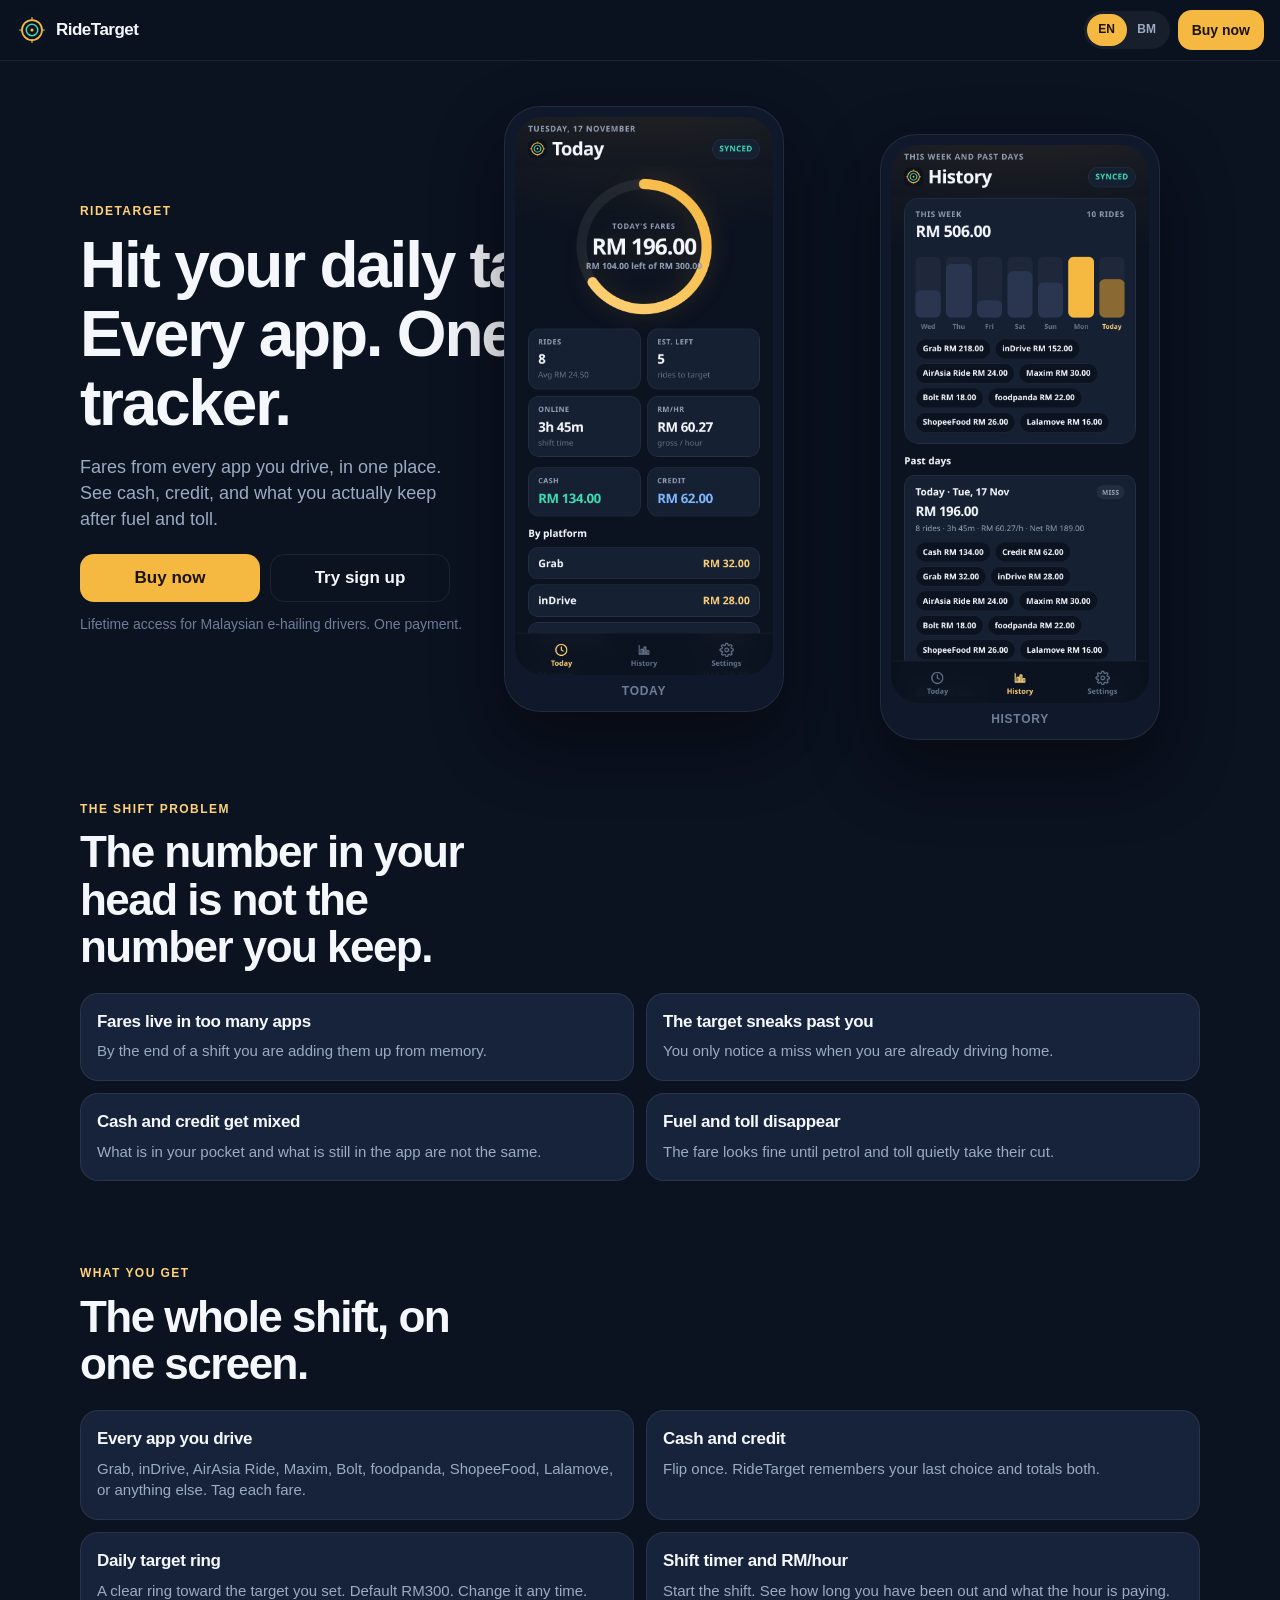
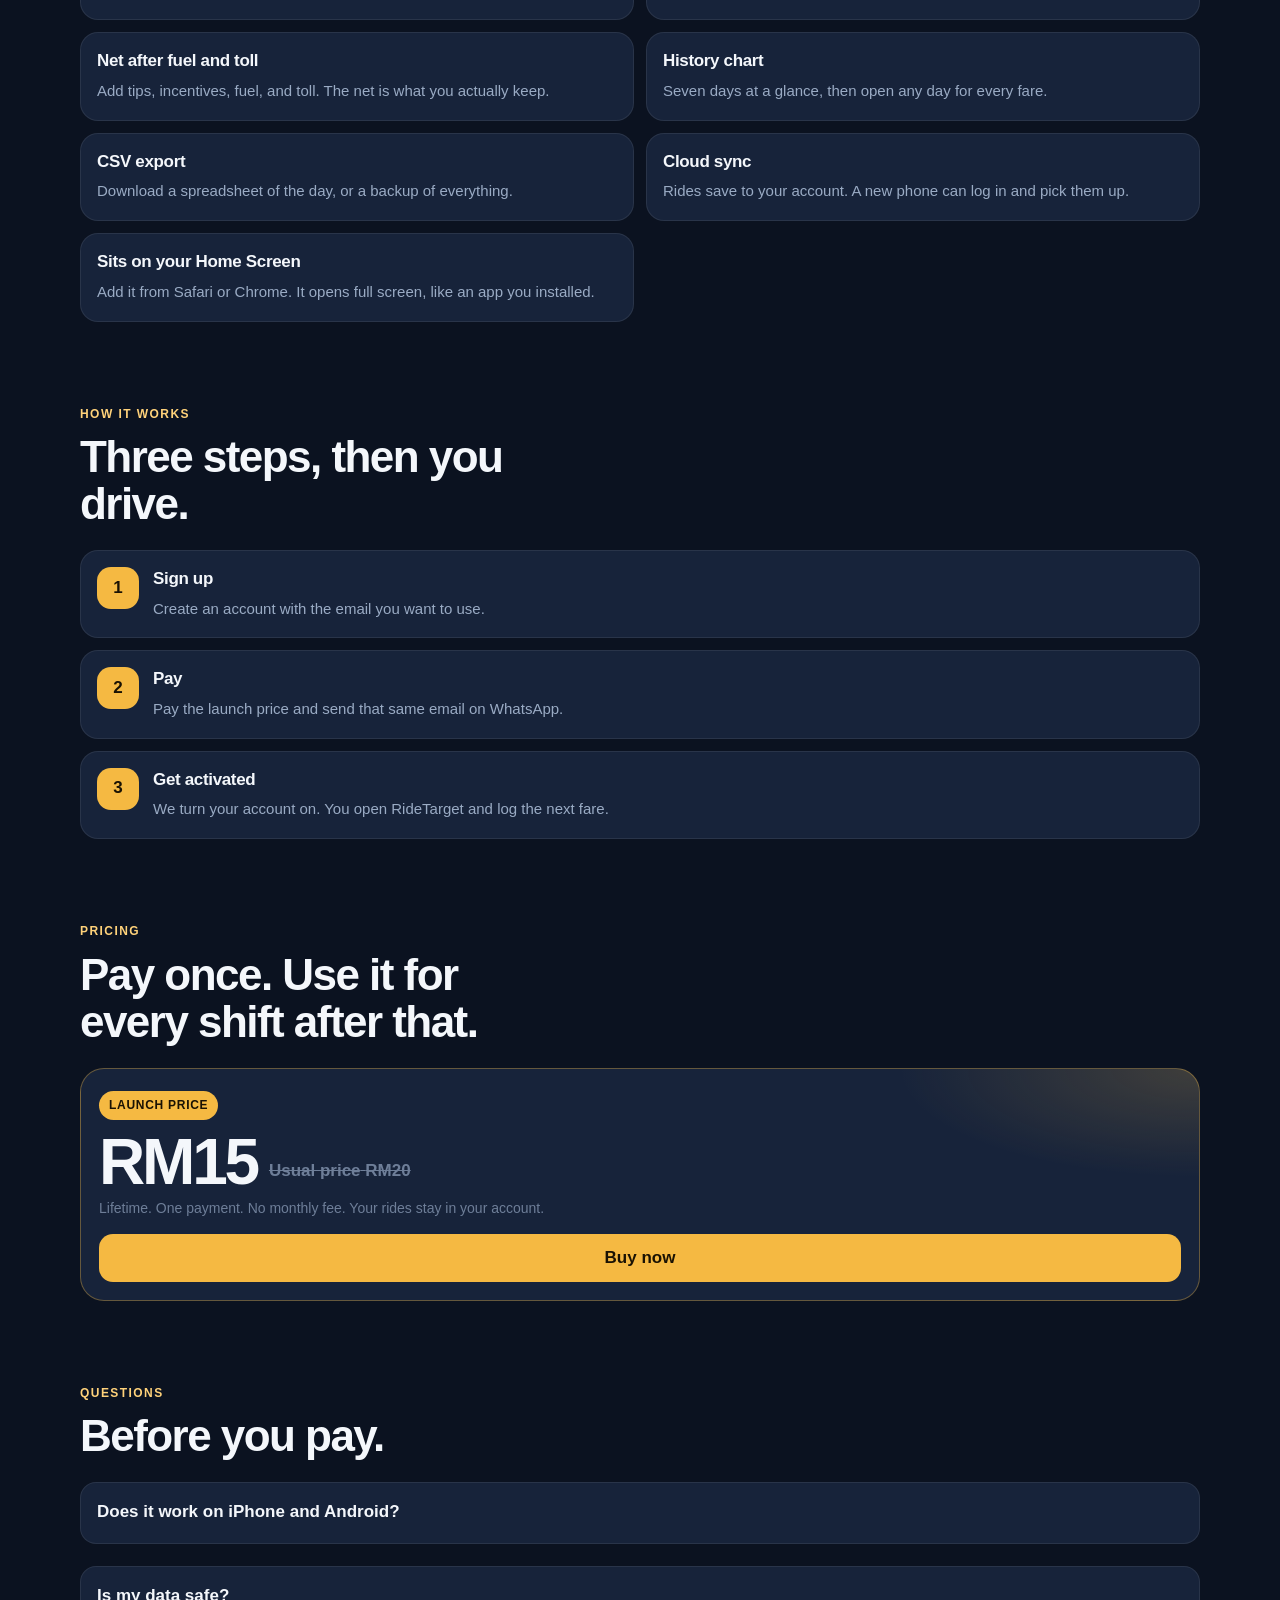
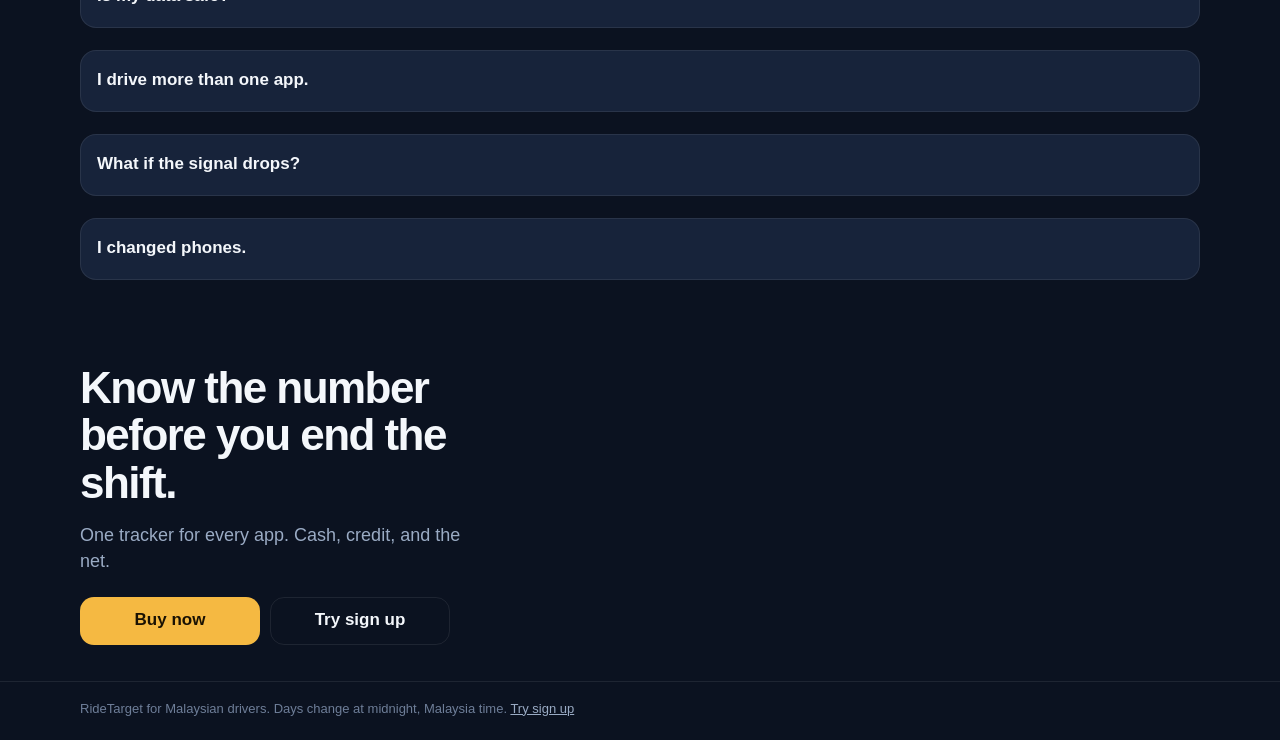
<file: ridetarget/home.html>
<!DOCTYPE html>
<html lang="en">
<head>
  <meta charset="utf-8">
  <meta name="viewport" content="width=device-width, initial-scale=1, viewport-fit=cover">
  <meta name="theme-color" content="#0B1220">
  <meta name="color-scheme" content="dark">
  <meta name="description" content="Hit your daily target. Every app. One tracker. RideTarget is a lifetime fare tracker for Malaysian e-hailing drivers.">
  <title>RideTarget — Hit your daily target</title>
  <link rel="icon" href="logo.svg" type="image/svg+xml">
  <link rel="apple-touch-icon" href="icon-180.png">
  <link rel="stylesheet" href="home.css">
  <meta property="og:type" content="website">
  <meta property="og:site_name" content="RideTarget">
  <meta property="og:title" content="RideTarget — Hit your daily target">
  <meta property="og:description" content="Hit your daily target. Every app. One tracker. Lifetime fare tracking for Malaysian e-hailing drivers. Launch price RM15.">
  <meta property="og:url" content="https://sharvin0345.github.io/grab-tracker-/ridetarget/home.html">
  <meta property="og:image" content="https://sharvin0345.github.io/grab-tracker-/ridetarget/og.png">
  <meta property="og:image:width" content="1200">
  <meta property="og:image:height" content="630">
  <meta property="og:locale" content="en_MY">
  <meta property="og:locale:alternate" content="ms_MY">
  <meta name="twitter:card" content="summary_large_image">
  <meta name="twitter:title" content="RideTarget — Hit your daily target">
  <meta name="twitter:description" content="Every app. One tracker. Cash, credit, and your net after fuel and toll. Launch price RM15.">
  <meta name="twitter:image" content="https://sharvin0345.github.io/grab-tracker-/ridetarget/og.png">
</head>
<body>
  <header class="top">
    <a class="brand" href="home.html"><img src="logo.svg" alt="">RideTarget</a>
    <div class="top-actions">
      <div class="lang-switch" role="group" aria-label="Language">
        <button type="button" class="lang-btn" data-set-lang="en">EN</button>
        <button type="button" class="lang-btn" data-set-lang="ms">BM</button>
      </div>
      <a class="btn btn-buy" data-whatsapp data-i18n="buy" href="#">Buy now</a>
    </div>
  </header>

  <main>
    <div class="wrap hero">
      <div class="hero-grid">
        <div>
          <p class="kicker">RideTarget</p>
          <h1 data-i18n="heroTitle">Hit your daily target. Every app. One tracker.</h1>
          <p class="sub" data-i18n="heroSub">Fares from every app you drive, in one place. See cash, credit, and what you actually keep after fuel and toll.</p>
          <div class="cta-row">
            <a class="btn btn-buy" data-whatsapp data-i18n="buy" href="#">Buy now</a>
            <a class="btn btn-ghost" href="index.html" data-i18n="trySignup">Try sign up</a>
          </div>
          <p class="note" data-i18n="heroNote">Lifetime access for Malaysian e-hailing drivers. One payment.</p>
        </div>
        <div class="phones" aria-label="RideTarget on a phone">
          <figure class="phone">
            <img src="media/today.png" width="390" height="844" alt="RideTarget today screen with the daily target ring, cash and credit, and fares by app">
            <figcaption data-i18n="today">Today</figcaption>
          </figure>
          <figure class="phone">
            <img src="media/history.png" width="390" height="844" alt="RideTarget history screen with a seven-day chart and cash versus credit">
            <figcaption data-i18n="history">History</figcaption>
          </figure>
        </div>
      </div>
    </div>

    <section>
      <div class="wrap">
        <p class="kicker" data-i18n="problemKicker">The shift problem</p>
        <h2 data-i18n="problemTitle">The number in your head is not the number you keep.</h2>
        <div class="grid problems">
          <article class="card"><h3 data-i18n="problem1t">Fares live in too many apps</h3><p data-i18n="problem1d">By the end of a shift you are adding them up from memory.</p></article>
          <article class="card"><h3 data-i18n="problem2t">The target sneaks past you</h3><p data-i18n="problem2d">You only notice a miss when you are already driving home.</p></article>
          <article class="card"><h3 data-i18n="problem3t">Cash and credit get mixed</h3><p data-i18n="problem3d">What is in your pocket and what is still in the app are not the same.</p></article>
          <article class="card"><h3 data-i18n="problem4t">Fuel and toll disappear</h3><p data-i18n="problem4d">The fare looks fine until petrol and toll quietly take their cut.</p></article>
        </div>
      </div>
    </section>

    <section>
      <div class="wrap">
        <p class="kicker" data-i18n="featureKicker">What you get</p>
        <h2 data-i18n="featureTitle">The whole shift, on one screen.</h2>
        <div class="grid features">
          <article class="card"><h3 data-i18n="f1t">Every app you drive</h3><p data-i18n="f1d"></p></article>
          <article class="card"><h3 data-i18n="f2t">Cash and credit</h3><p data-i18n="f2d"></p></article>
          <article class="card"><h3 data-i18n="f3t">Daily target ring</h3><p data-i18n="f3d"></p></article>
          <article class="card"><h3 data-i18n="f4t">Shift timer and RM/hour</h3><p data-i18n="f4d"></p></article>
          <article class="card"><h3 data-i18n="f5t">Net after fuel and toll</h3><p data-i18n="f5d"></p></article>
          <article class="card"><h3 data-i18n="f6t">History chart</h3><p data-i18n="f6d"></p></article>
          <article class="card"><h3 data-i18n="f7t">CSV export</h3><p data-i18n="f7d"></p></article>
          <article class="card"><h3 data-i18n="f8t">Cloud sync</h3><p data-i18n="f8d"></p></article>
          <article class="card"><h3 data-i18n="f9t">Sits on your Home Screen</h3><p data-i18n="f9d"></p></article>
        </div>
      </div>
    </section>

    <section>
      <div class="wrap">
        <p class="kicker" data-i18n="howKicker">How it works</p>
        <h2 data-i18n="howTitle">Three steps, then you drive.</h2>
        <div class="grid steps">
          <article class="card step"><div class="step-num">1</div><div><h3 data-i18n="step1t">Sign up</h3><p data-i18n="step1d"></p></div></article>
          <article class="card step"><div class="step-num">2</div><div><h3 data-i18n="step2t">Pay</h3><p data-i18n="step2d"></p></div></article>
          <article class="card step"><div class="step-num">3</div><div><h3 data-i18n="step3t">Get activated</h3><p data-i18n="step3d"></p></div></article>
        </div>
      </div>
    </section>

    <section id="pricing">
      <div class="wrap">
        <p class="kicker" data-i18n="priceKicker">Pricing</p>
        <h2 data-i18n="priceTitle">Pay once. Use it for every shift after that.</h2>
        <div class="price-card">
          <span class="badge" data-i18n="priceBadge">Launch price</span>
          <div class="price-row">
            <div class="price-now" data-price="launch">RM15</div>
            <div class="price-was"><span data-i18n="priceWas">Usual price</span> <span data-price="full">RM20</span></div>
          </div>
          <p class="note" style="margin-top:0"><span data-i18n="priceLifetime">Lifetime</span>. <span data-i18n="priceNote">One payment. No monthly fee. Your rides stay in your account.</span></p>
          <a class="btn btn-buy btn-block" data-whatsapp data-i18n="buy" href="#">Buy now</a>
        </div>
      </div>
    </section>

    <section>
      <div class="wrap">
        <p class="kicker" data-i18n="faqKicker">Questions</p>
        <h2 data-i18n="faqTitle">Before you pay.</h2>
        <div class="grid">
          <details><summary data-i18n="q1">Does it work on iPhone and Android?</summary><p data-i18n="a1"></p></details>
          <details><summary data-i18n="q2">Is my data safe?</summary><p data-i18n="a2"></p></details>
          <details><summary data-i18n="q3">I drive more than one app.</summary><p data-i18n="a3"></p></details>
          <details><summary data-i18n="q4">What if the signal drops?</summary><p data-i18n="a4"></p></details>
          <details><summary data-i18n="q5">I changed phones.</summary><p data-i18n="a5"></p></details>
        </div>
      </div>
    </section>

    <section class="final">
      <div class="wrap">
        <h2 data-i18n="finalTitle">Know the number before you end the shift.</h2>
        <p class="sub" data-i18n="finalSub">One tracker for every app. Cash, credit, and the net.</p>
        <div class="cta-row">
          <a class="btn btn-buy" data-whatsapp data-i18n="buy" href="#">Buy now</a>
          <a class="btn btn-ghost" href="index.html" data-i18n="trySignup">Try sign up</a>
        </div>
      </div>
    </section>
  </main>

  <footer>
    <div class="wrap">
      <span data-i18n="footer">RideTarget for Malaysian drivers. Days change at midnight, Malaysia time.</span>
      <a href="index.html" data-i18n="trySignup">Try sign up</a>
    </div>
  </footer>

  <script src="config.js"></script>
  <script src="i18n.js"></script>
  <script src="home.js"></script>
</body>
</html>
</file>
<file: ridetarget/home.css>
/* RideTarget sales page. Navy and amber, mobile first. */
:root {
  --bg: #0B1220;
  --bg-2: #121B2E;
  --card: #17233A;
  --line: rgba(255, 255, 255, 0.08);
  --amber: #F5B942;
  --amber-2: #FFD27A;
  --ink: #1A1203;
  --text: #F4F7FB;
  --muted: #9AABC4;
  --dim: #6E7E98;
  --safe-t: env(safe-area-inset-top, 0px);
  --safe-b: env(safe-area-inset-bottom, 0px);
  color-scheme: dark;
}
* { box-sizing: border-box; }
html, body {
  margin: 0;
  background: var(--bg);
  color: var(--text);
  font-family: -apple-system, BlinkMacSystemFont, "Segoe UI", Roboto, "Helvetica Neue", Arial, sans-serif;
  font-size: 17px;
  line-height: 1.45;
}
img { max-width: 100%; display: block; }
a { color: var(--amber-2); }
button, input { font: inherit; }
.wrap { width: min(1120px, calc(100% - 32px)); margin: 0 auto; }
.top {
  position: sticky;
  top: 0;
  z-index: 20;
  display: flex;
  align-items: center;
  justify-content: space-between;
  gap: 12px;
  padding: calc(10px + var(--safe-t)) 16px 10px;
  background: rgba(11, 18, 32, 0.92);
  backdrop-filter: blur(16px);
  -webkit-backdrop-filter: blur(16px);
  border-bottom: 1px solid var(--line);
}
.brand {
  display: flex;
  align-items: center;
  gap: 8px;
  color: var(--text);
  text-decoration: none;
  font-weight: 800;
  letter-spacing: -0.03em;
}
.brand img { width: 32px; height: 32px; border-radius: 9px; }
.top-actions { display: flex; align-items: center; gap: 8px; }
.lang-switch {
  display: flex;
  background: rgba(255, 255, 255, 0.06);
  border-radius: 999px;
  padding: 3px;
}
.lang-btn {
  border: 0;
  background: transparent;
  color: var(--muted);
  font-weight: 800;
  font-size: 12px;
  min-height: 32px;
  min-width: 40px;
  border-radius: 999px;
  cursor: pointer;
}
.lang-btn.active { background: var(--amber); color: var(--ink); }
.btn {
  display: inline-flex;
  align-items: center;
  justify-content: center;
  min-height: 48px;
  padding: 0 18px;
  border-radius: 14px;
  font-weight: 800;
  text-decoration: none;
  border: 0;
  cursor: pointer;
}
.btn-buy { background: var(--amber); color: var(--ink); }
.btn-ghost {
  background: transparent;
  color: var(--text);
  border: 1px solid var(--line);
}
.btn-block { width: 100%; }
.top .btn { min-height: 40px; padding: 0 14px; font-size: 14px; }

.hero { padding: 28px 0 10px; }
.kicker {
  color: var(--amber-2);
  font-size: 12px;
  font-weight: 800;
  letter-spacing: 0.12em;
  text-transform: uppercase;
  margin: 0 0 10px;
}
h1, h2 { letter-spacing: -0.035em; line-height: 1.08; margin: 0; }
h1 { font-size: clamp(36px, 10vw, 64px); max-width: 11em; }
.sub { color: var(--muted); font-size: 18px; max-width: 38ch; margin: 16px 0 0; }
.cta-row { display: flex; flex-direction: column; gap: 10px; margin-top: 22px; }
.note { color: var(--dim); font-size: 14px; margin: 12px 0 0; }
.phones {
  display: flex;
  gap: 16px;
  margin: 32px 0 8px;
  overflow-x: auto;
  scroll-snap-type: x mandatory;
  padding-bottom: 12px;
}
.phone {
  flex: 0 0 min(78vw, 280px);
  scroll-snap-align: center;
  background: #10192C;
  border: 1px solid var(--line);
  border-radius: 36px;
  padding: 10px;
  box-shadow: 0 30px 70px rgba(0, 0, 0, 0.45);
}
.phone img {
  width: 100%;
  height: auto;
  border-radius: 28px;
  background: #0B1220;
}
.phone figcaption {
  text-align: center;
  color: var(--dim);
  font-size: 12px;
  font-weight: 700;
  letter-spacing: 0.06em;
  text-transform: uppercase;
  margin-top: 8px;
}

section { padding: 42px 0; }
h2 { font-size: clamp(28px, 7vw, 44px); max-width: 18ch; }
.grid { display: grid; gap: 12px; margin-top: 22px; }
.card {
  background: var(--card);
  border: 1px solid var(--line);
  border-radius: 18px;
  padding: 16px 16px 18px;
}
.card h3 { margin: 0 0 6px; font-size: 17px; letter-spacing: -0.02em; }
.card p { margin: 0; color: var(--muted); font-size: 15px; }
.features { grid-template-columns: 1fr; }
.steps { counter-reset: step; }
.step { display: flex; gap: 14px; align-items: flex-start; }
.step-num {
  flex: 0 0 42px;
  height: 42px;
  border-radius: 14px;
  background: var(--amber);
  color: var(--ink);
  font-weight: 800;
  display: grid;
  place-items: center;
}

.price-card {
  margin-top: 22px;
  background:
    radial-gradient(500px 180px at 100% 0%, rgba(245, 185, 66, 0.18), transparent 60%),
    var(--card);
  border: 1px solid rgba(245, 185, 66, 0.35);
  border-radius: 24px;
  padding: 22px 18px 18px;
}
.badge {
  display: inline-block;
  background: var(--amber);
  color: var(--ink);
  font-size: 12px;
  font-weight: 800;
  letter-spacing: 0.06em;
  text-transform: uppercase;
  border-radius: 999px;
  padding: 6px 10px;
}
.price-row { display: flex; align-items: flex-end; gap: 12px; margin: 14px 0 6px; }
.price-now { font-size: 64px; font-weight: 800; letter-spacing: -0.05em; line-height: 0.9; }
.price-was { color: var(--dim); text-decoration: line-through; font-weight: 700; margin-bottom: 8px; }
.price-card .btn { margin-top: 16px; }

details {
  background: var(--card);
  border: 1px solid var(--line);
  border-radius: 16px;
  padding: 4px 16px;
}
details + details { margin-top: 10px; }
summary {
  cursor: pointer;
  font-weight: 800;
  min-height: 52px;
  display: flex;
  align-items: center;
  list-style: none;
}
summary::-webkit-details-marker { display: none; }
details p { margin: 0 0 14px; color: var(--muted); }

.final {
  text-align: left;
  padding-bottom: calc(36px + var(--safe-b));
}
.final .cta-row { max-width: 420px; }
footer {
  border-top: 1px solid var(--line);
  color: var(--dim);
  font-size: 13px;
  padding: 18px 0 calc(22px + var(--safe-b));
}
footer a { color: var(--muted); }

@media (min-width: 720px) {
  .features { grid-template-columns: 1fr 1fr; }
  .problems { grid-template-columns: 1fr 1fr; }
  .cta-row { flex-direction: row; align-items: center; }
  .cta-row .btn { min-width: 180px; }
  .phones { overflow: visible; }
  .phone { flex-basis: 280px; }
}
@media (min-width: 980px) {
  .hero-grid {
    display: grid;
    grid-template-columns: 1.05fr 0.95fr;
    gap: 28px;
    align-items: center;
  }
  .phones { margin-top: 0; justify-content: flex-end; }
  .phone:last-child { transform: translateY(28px); }
}
@media (prefers-reduced-motion: reduce) {
  * { scroll-behavior: auto; }
}
</file>
